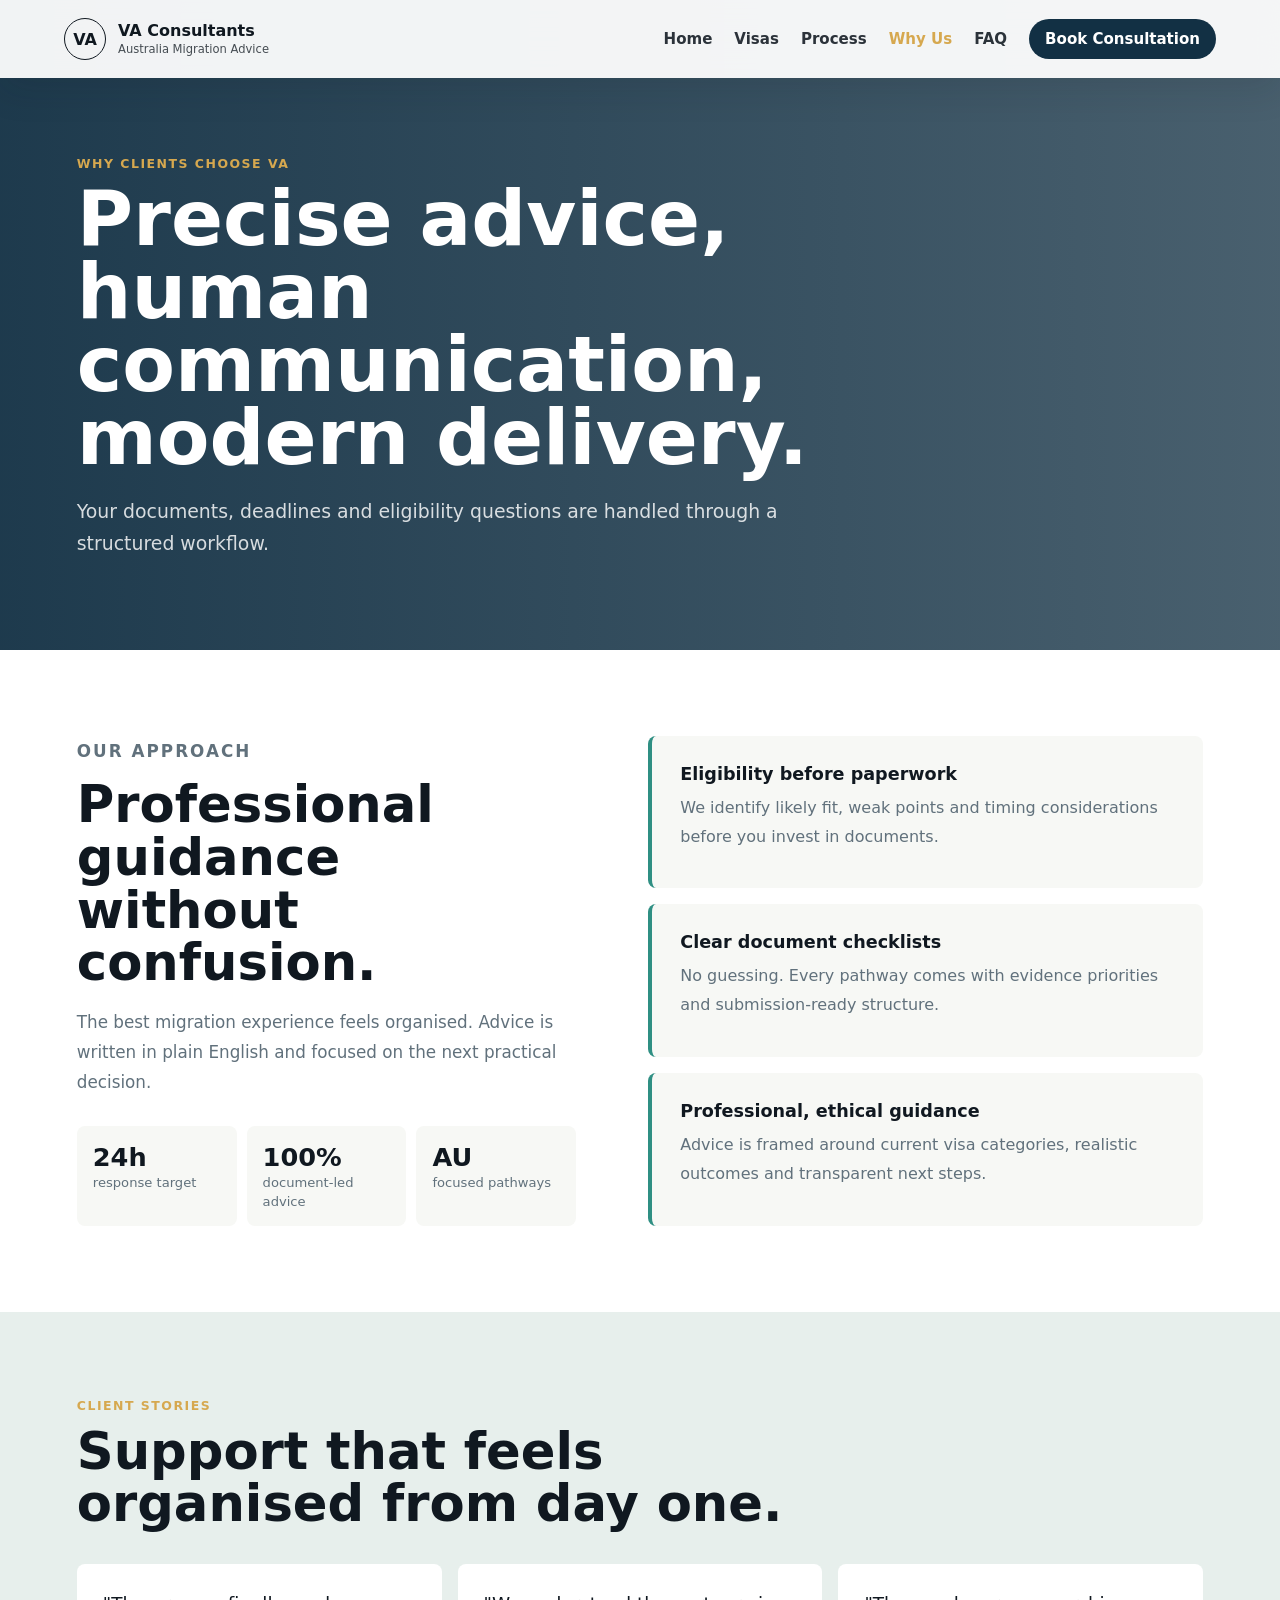
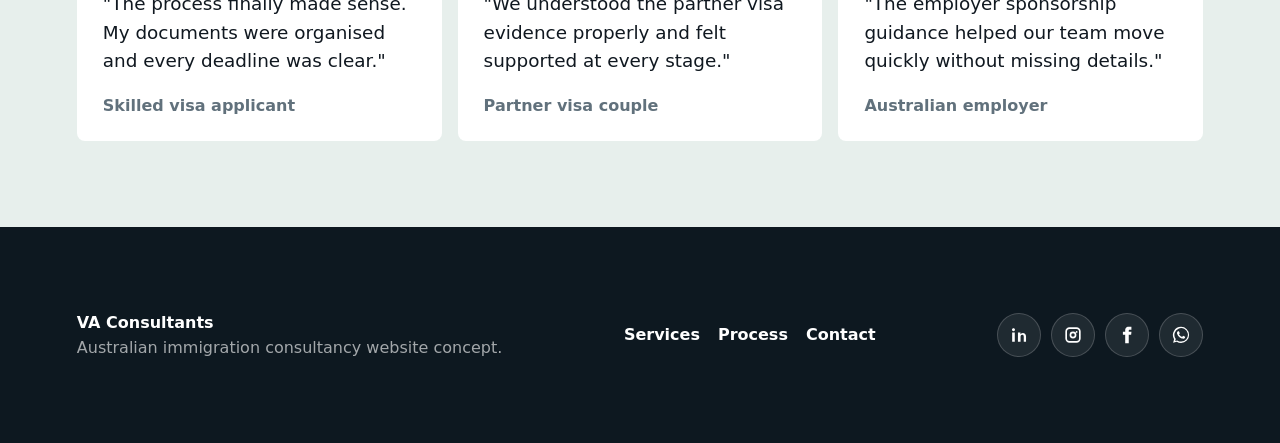
<file: about.html>
<!doctype html>
<html lang="en">
  <head>
    <meta charset="UTF-8" />
    <meta name="viewport" content="width=device-width, initial-scale=1.0" />  
    <title>Why VA Consultants | Australian Migration Advice</title>
    <link rel="stylesheet" href="styles.css" /> 
  </head>
  <body>
    <header class="site-header page-header">
      <a class="brand" href="index.html" aria-label="VA Consultants home">
        <span class="brand-mark">VA</span>
        <span><strong>VA Consultants</strong><small>Australia Migration Advice</small></span>
      </a>
      <button class="nav-toggle" type="button" aria-label="Open menu" aria-expanded="false"><span></span><span></span></button>
      <nav class="site-nav" aria-label="Main navigation">
        <a href="index.html">Home</a>
        <a href="services.html">Visas</a>
        <a href="process.html">Process</a>
        <a href="about.html" aria-current="page">Why Us</a>
        <a href="faq.html">FAQ</a>
        <a class="nav-cta" href="contact.html">Book Consultation</a>
      </nav>
    </header>

    <main>
      <section class="page-hero">
        <p class="eyebrow">Why clients choose VA</p>
        <h1>Precise advice, human communication, modern delivery.</h1>
        <p>Your documents, deadlines and eligibility questions are handled through a structured workflow.</p>
      </section>

      <section class="section split">
        <div class="advisor-panel">
          <p class="eyebrow">Our approach</p>
          <h2>Professional guidance without confusion.</h2>
          <p>The best migration experience feels organised. Advice is written in plain English and focused on the next practical decision.</p>
          <div class="metrics">
            <div><strong>24h</strong><span>response target</span></div>
            <div><strong>100%</strong><span>document-led advice</span></div>
            <div><strong>AU</strong><span>focused pathways</span></div>
          </div>
        </div>
        <div class="trust-list">
          <article><h3>Eligibility before paperwork</h3><p>We identify likely fit, weak points and timing considerations before you invest in documents.</p></article>
          <article><h3>Clear document checklists</h3><p>No guessing. Every pathway comes with evidence priorities and submission-ready structure.</p></article>
          <article><h3>Professional, ethical guidance</h3><p>Advice is framed around current visa categories, realistic outcomes and transparent next steps.</p></article>
        </div>
      </section>

      <section class="testimonials">
        <div class="section-heading"><p class="eyebrow">Client stories</p><h2>Support that feels organised from day one.</h2></div>
        <div class="quote-grid">
          <figure><blockquote>"The process finally made sense. My documents were organised and every deadline was clear."</blockquote><figcaption>Skilled visa applicant</figcaption></figure>
          <figure><blockquote>"We understood the partner visa evidence properly and felt supported at every stage."</blockquote><figcaption>Partner visa couple</figcaption></figure>
          <figure><blockquote>"The employer sponsorship guidance helped our team move quickly without missing details."</blockquote><figcaption>Australian employer</figcaption></figure>
        </div>
      </section>
    </main>

    <footer class="site-footer">
      <div><strong>VA Consultants</strong><p>Australian immigration consultancy website concept.</p></div>
      <div class="footer-links"><a href="services.html">Services</a><a href="process.html">Process</a><a href="contact.html">Contact</a></div>
    </footer>
    <script src="script.js"></script>
  </body>
</html>
</file>
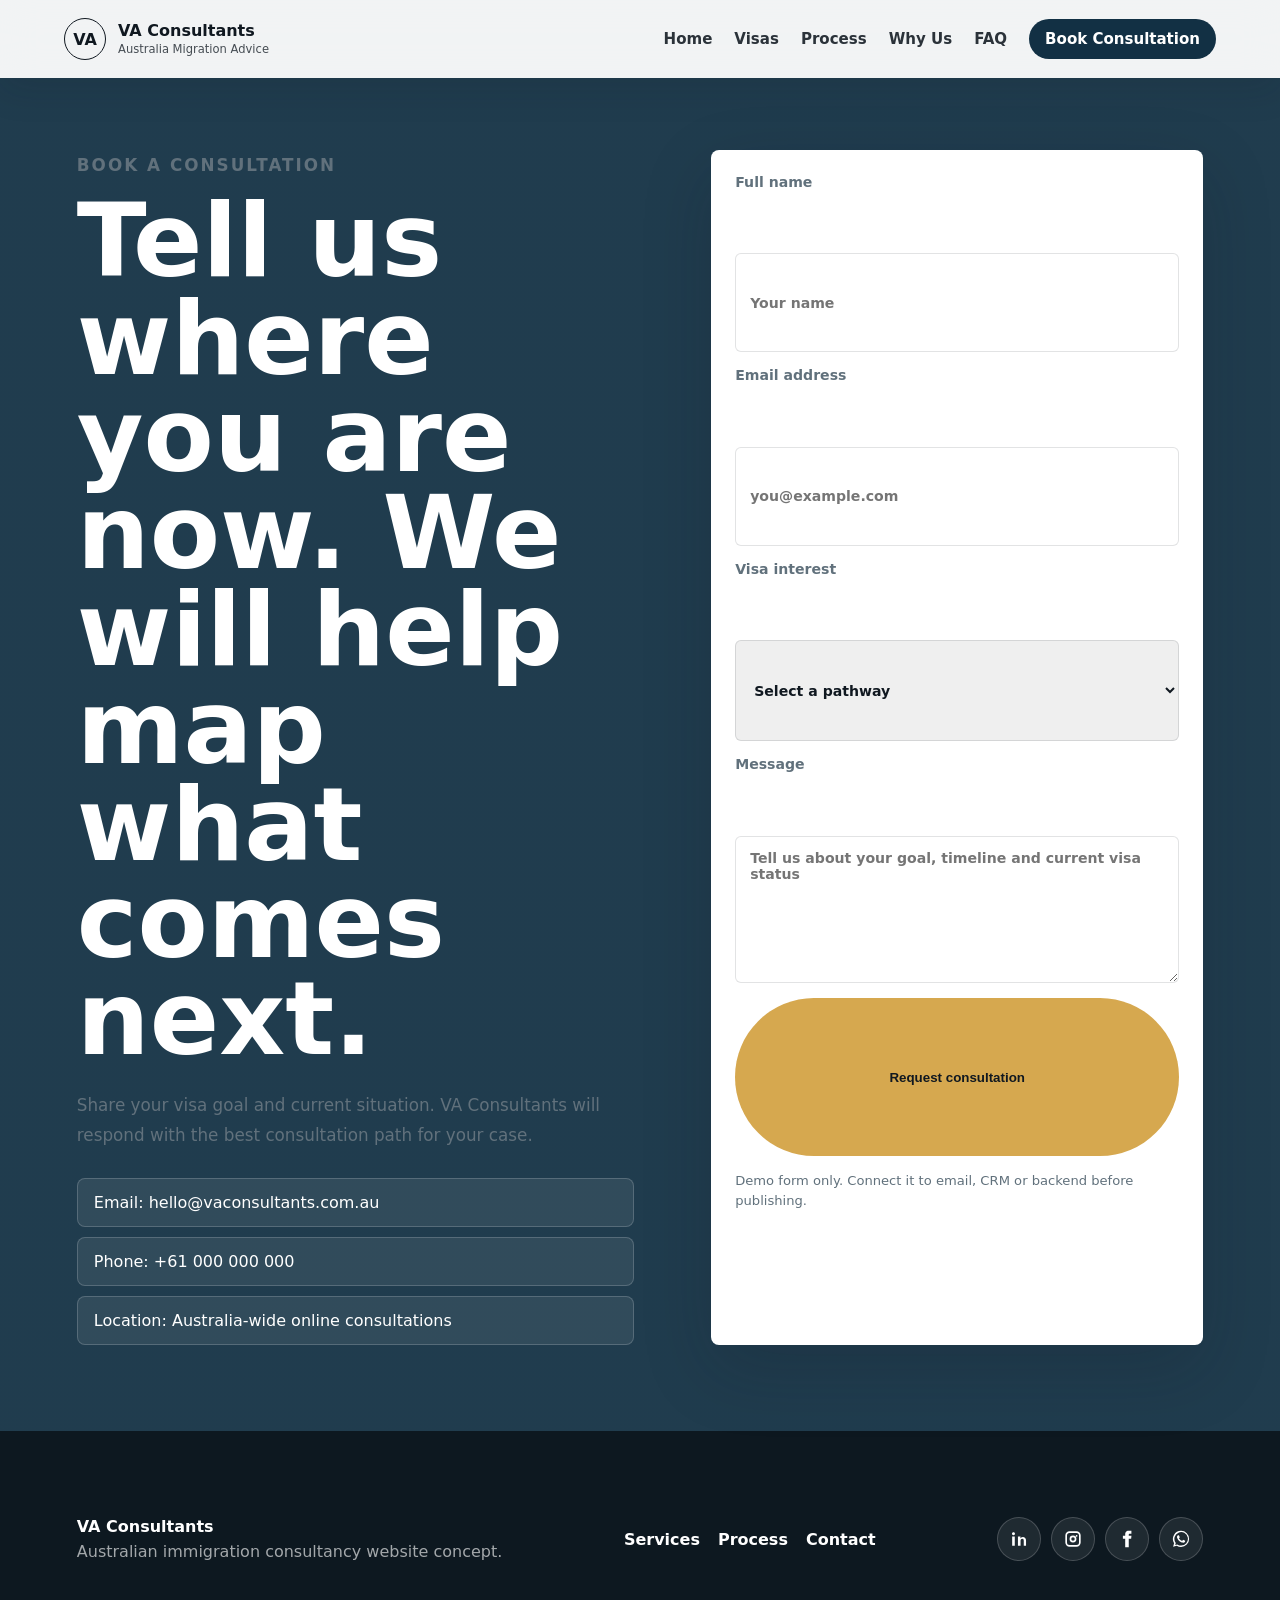
<file: contact.html>
<!doctype html>
<html lang="en">
  <head>
    <meta charset="UTF-8" />
    <meta name="viewport" content="width=device-width, initial-scale=1.0" />
    <title>Book Consultation | VA Consultants</title>
    <link rel="stylesheet" href="styles.css" />
  </head>
  <body>
    <header class="site-header page-header">
      <a class="brand" href="index.html" aria-label="VA Consultants home">
        <span class="brand-mark">VA</span>
        <span><strong>VA Consultants</strong><small>Australia Migration Advice</small></span>
      </a>
      <button class="nav-toggle" type="button" aria-label="Open menu" aria-expanded="false"><span></span><span></span></button>
      <nav class="site-nav" aria-label="Main navigation">
        <a href="index.html">Home</a>
        <a href="services.html">Visas</a>
        <a href="process.html">Process</a>
        <a href="about.html">Why Us</a>
        <a href="faq.html">FAQ</a>
        <a class="nav-cta" href="contact.html" aria-current="page">Book Consultation</a>
      </nav>
    </header>

    <main>
      <section class="consultation page-consultation">
        <div class="consultation-copy">
          <p class="eyebrow">Book a consultation</p>
          <h1>Tell us where you are now. We will help map what comes next.</h1>
          <p>Share your visa goal and current situation. VA Consultants will respond with the best consultation path for your case.</p>
          <div class="contact-details">
            <span>Email: hello@vaconsultants.com.au</span>
            <span>Phone: +61 000 000 000</span>
            <span>Location: Australia-wide online consultations</span>
          </div>
        </div>
        <form class="lead-form">
          <label>Full name<input type="text" name="name" placeholder="Your name" required /></label>
          <label>Email address<input type="email" name="email" placeholder="you@example.com" required /></label>
          <label>
            Visa interest
            <select name="visa" required>
              <option value="">Select a pathway</option>
              <option>Skilled Migration</option>
              <option>Student Visa</option>
              <option>Partner or Family Visa</option>
              <option>Employer Sponsored Visa</option>
              <option>Visitor Visa</option>
              <option>Refusal or Review</option>
            </select>
          </label>
          <label>Message<textarea name="message" rows="4" placeholder="Tell us about your goal, timeline and current visa status"></textarea></label>
          <button class="button primary" type="submit">Request consultation</button>
          <p class="form-note">Demo form only. Connect it to email, CRM or backend before publishing.</p>
        </form>
      </section>
    </main>

    <footer class="site-footer">
      <div><strong>VA Consultants</strong><p>Australian immigration consultancy website concept.</p></div>
      <div class="footer-links"><a href="services.html">Services</a><a href="process.html">Process</a><a href="contact.html">Contact</a></div>
    </footer>
    <script src="script.js"></script>
  </body>
</html>
</file>
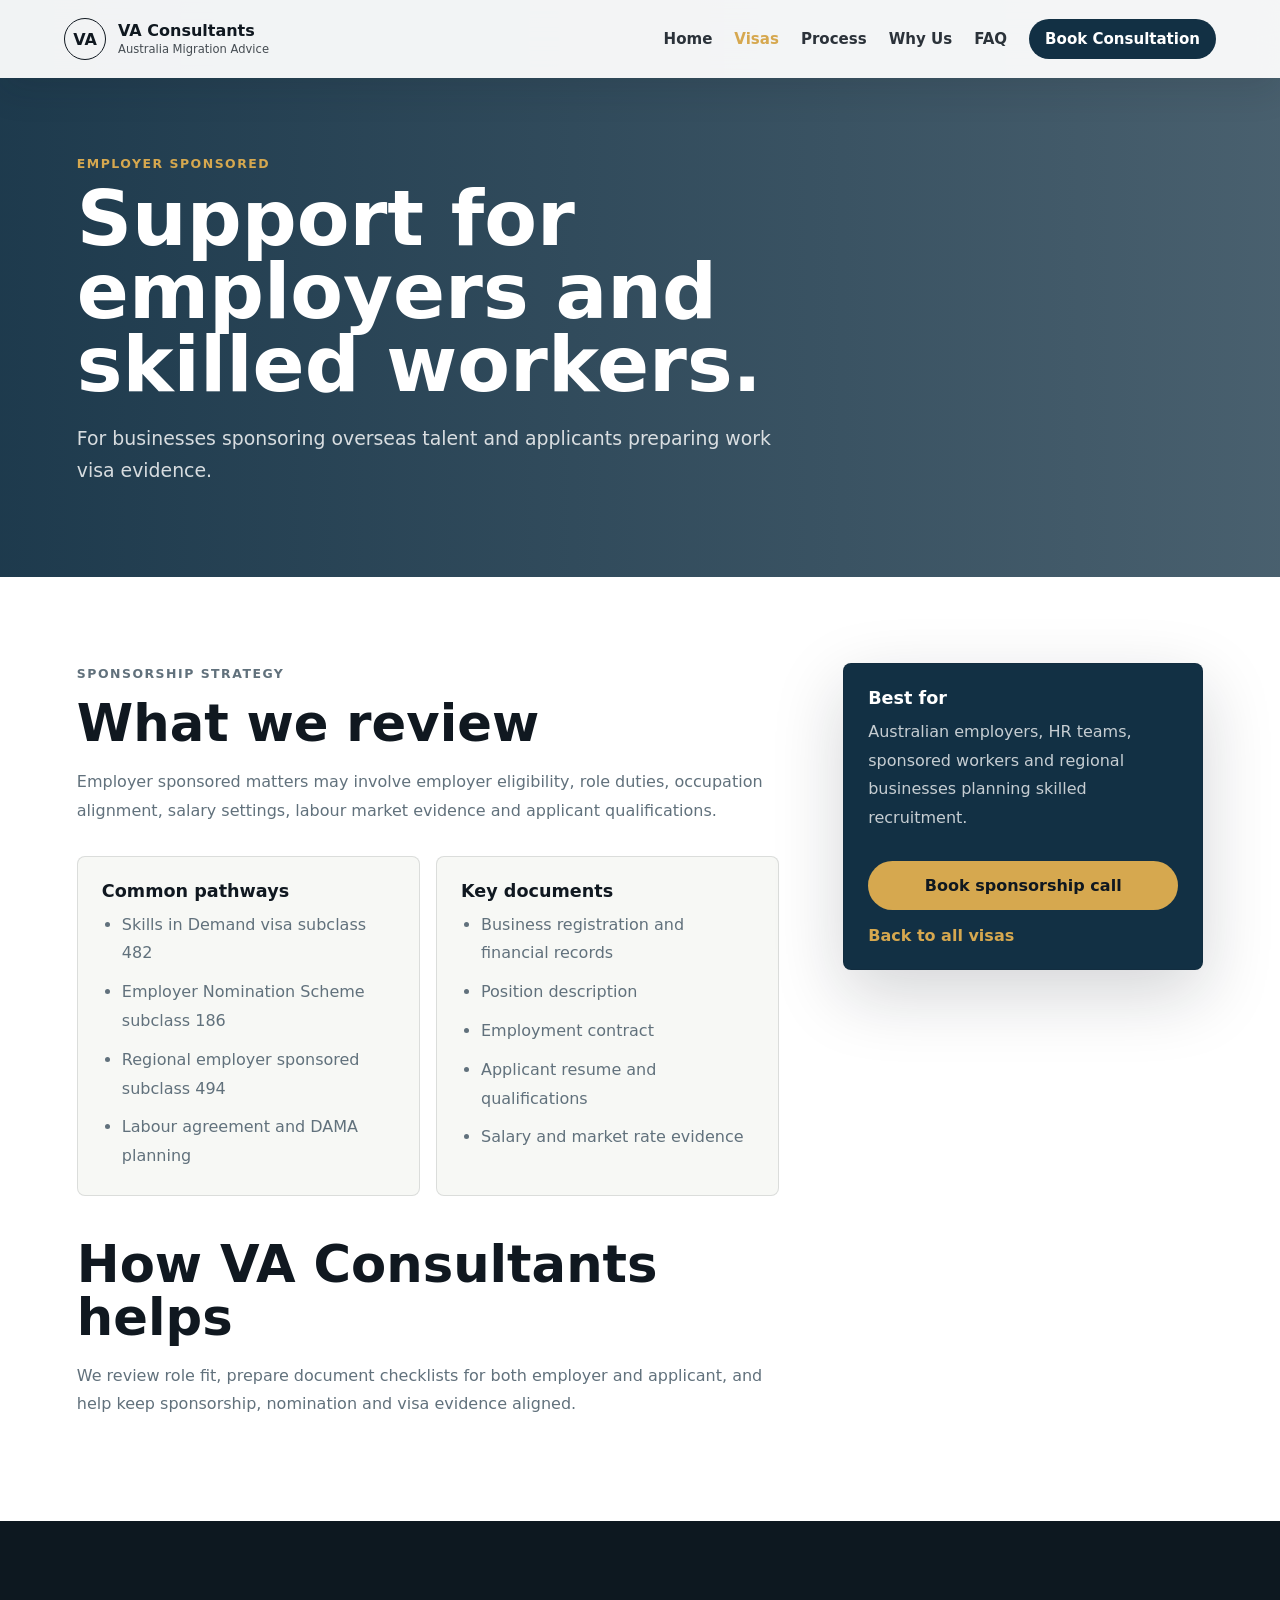
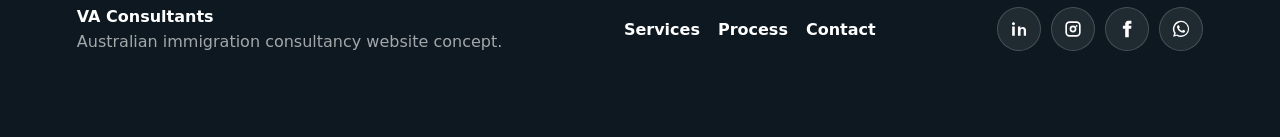
<file: employer-sponsored-visas.html>
<!doctype html>
<html lang="en">
  <head><meta charset="UTF-8" /><meta name="viewport" content="width=device-width, initial-scale=1.0" /><title>Employer Sponsored Visas | VA Consultants</title><link rel="stylesheet" href="styles.css" /></head>
  <body>
    <header class="site-header page-header"><a class="brand" href="index.html"><span class="brand-mark">VA</span><span><strong>VA Consultants</strong><small>Australia Migration Advice</small></span></a><button class="nav-toggle" type="button" aria-label="Open menu" aria-expanded="false"><span></span><span></span></button><nav class="site-nav"><a href="index.html">Home</a><a href="services.html" aria-current="page">Visas</a><a href="process.html">Process</a><a href="about.html">Why Us</a><a href="faq.html">FAQ</a><a class="nav-cta" href="contact.html">Book Consultation</a></nav></header>
    <main>
      <section class="page-hero"><p class="eyebrow">Employer sponsored</p><h1>Support for employers and skilled workers.</h1><p>For businesses sponsoring overseas talent and applicants preparing work visa evidence.</p></section>
      <section class="section detail-layout">
        <article class="detail-main">
          <p class="eyebrow">Sponsorship strategy</p><h2>What we review</h2><p>Employer sponsored matters may involve employer eligibility, role duties, occupation alignment, salary settings, labour market evidence and applicant qualifications.</p>
          <div class="detail-grid"><div><h3>Common pathways</h3><ul><li>Skills in Demand visa subclass 482</li><li>Employer Nomination Scheme subclass 186</li><li>Regional employer sponsored subclass 494</li><li>Labour agreement and DAMA planning</li></ul></div><div><h3>Key documents</h3><ul><li>Business registration and financial records</li><li>Position description</li><li>Employment contract</li><li>Applicant resume and qualifications</li><li>Salary and market rate evidence</li></ul></div></div>
          <h2>How VA Consultants helps</h2><p>We review role fit, prepare document checklists for both employer and applicant, and help keep sponsorship, nomination and visa evidence aligned.</p>
        </article>
        <aside class="detail-side"><h3>Best for</h3><p>Australian employers, HR teams, sponsored workers and regional businesses planning skilled recruitment.</p><a class="button primary" href="contact.html">Book sponsorship call</a><a class="text-link" href="services.html">Back to all visas</a></aside>
      </section>
    </main>
    <footer class="site-footer"><div><strong>VA Consultants</strong><p>Australian immigration consultancy website concept.</p></div><div class="footer-links"><a href="services.html">Services</a><a href="process.html">Process</a><a href="contact.html">Contact</a></div></footer><script src="script.js"></script>
  </body>
</html>
</file>
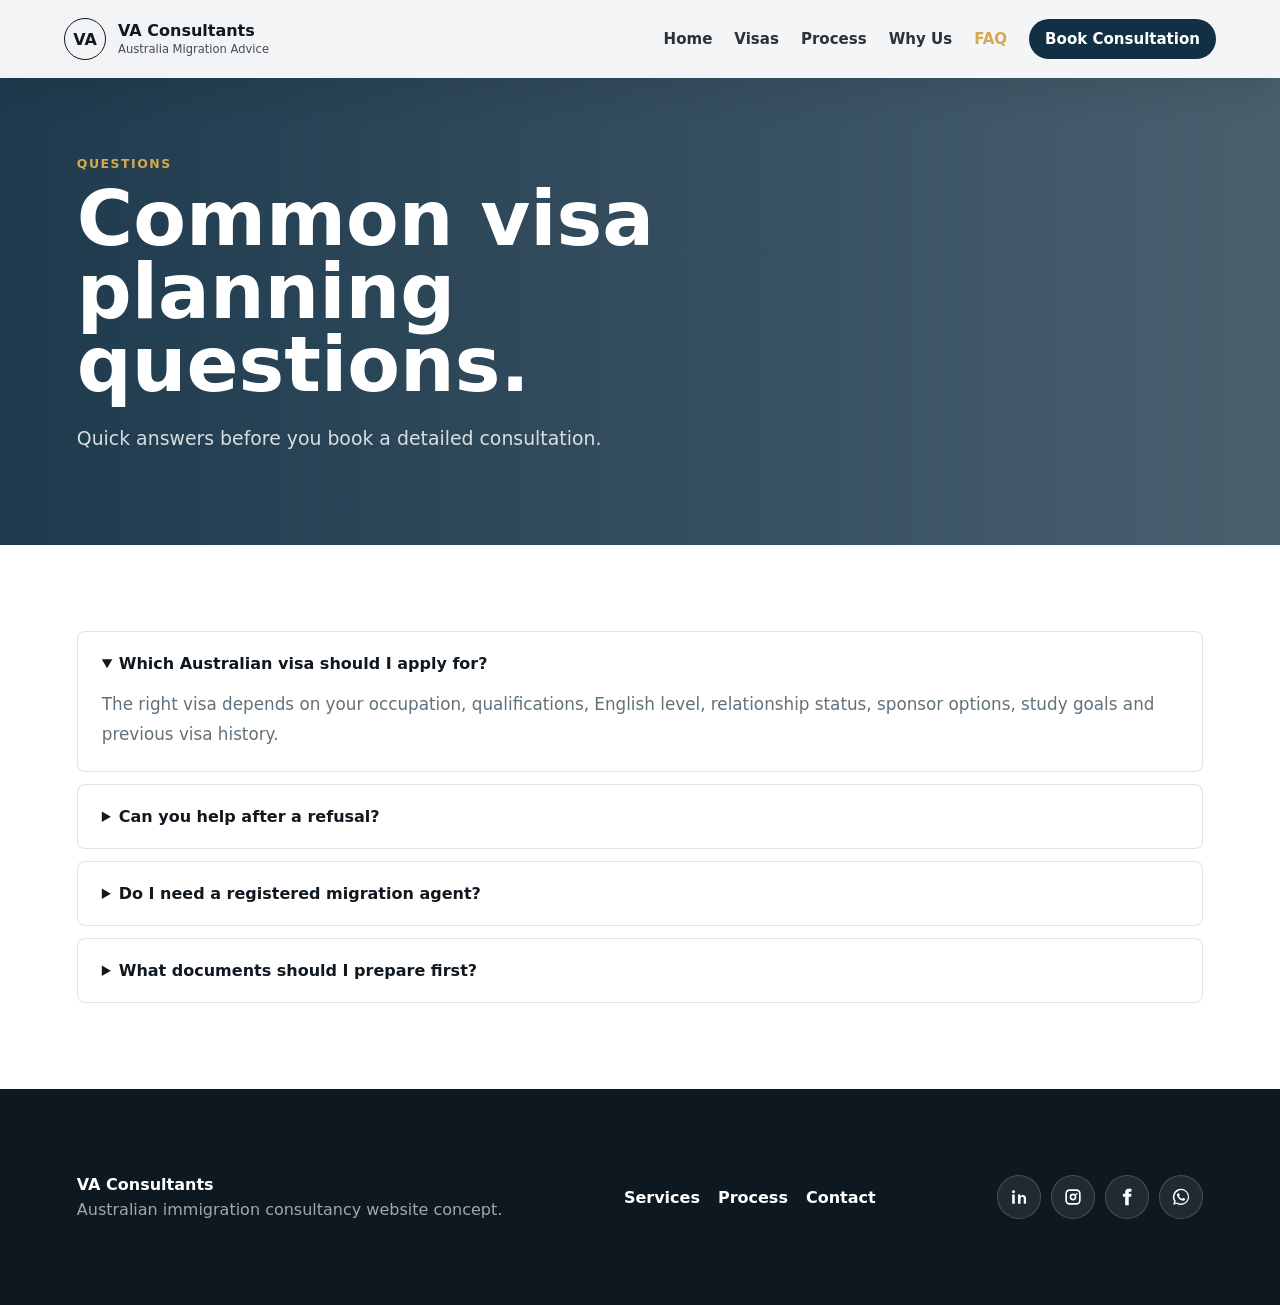
<file: faq.html>
<!doctype html>
<html lang="en">
  <head>
    <meta charset="UTF-8" />
    <meta name="viewport" content="width=device-width, initial-scale=1.0" />
    <title>FAQ | VA Consultants</title>
    <link rel="stylesheet" href="styles.css" />
  </head>
  <body>
    <header class="site-header page-header">
      <a class="brand" href="index.html" aria-label="VA Consultants home">
        <span class="brand-mark">VA</span>
        <span><strong>VA Consultants</strong><small>Australia Migration Advice</small></span>
      </a>
      <button class="nav-toggle" type="button" aria-label="Open menu" aria-expanded="false"><span></span><span></span></button>
      <nav class="site-nav" aria-label="Main navigation">
        <a href="index.html">Home</a>
        <a href="services.html">Visas</a>
        <a href="process.html">Process</a>
        <a href="about.html">Why Us</a>
        <a href="faq.html" aria-current="page">FAQ</a>
        <a class="nav-cta" href="contact.html">Book Consultation</a>
      </nav>
    </header>

    <main>
      <section class="page-hero">
        <p class="eyebrow">Questions</p>
        <h1>Common visa planning questions.</h1>
        <p>Quick answers before you book a detailed consultation.</p>
      </section>

      <section class="section faq">
        <div class="faq-list">
          <details open>
            <summary>Which Australian visa should I apply for?</summary>
            <p>The right visa depends on your occupation, qualifications, English level, relationship status, sponsor options, study goals and previous visa history.</p>
          </details>
          <details>
            <summary>Can you help after a refusal?</summary>
            <p>Yes. A refusal needs careful review of the decision record, deadlines and evidence gaps before choosing a review, fresh application or alternative pathway.</p>
          </details>
          <details>
            <summary>Do I need a registered migration agent?</summary>
            <p>In Australia, immigration assistance is generally provided by registered migration agents or Australian legal practitioners. Add your real registration details here before launch.</p>
          </details>
          <details>
            <summary>What documents should I prepare first?</summary>
            <p>Start with identity documents, visa history, qualifications, employment records, English results and relationship or sponsorship evidence where relevant.</p>
          </details>
        </div>
      </section>
    </main>

    <footer class="site-footer">
      <div><strong>VA Consultants</strong><p>Australian immigration consultancy website concept.</p></div>
      <div class="footer-links"><a href="services.html">Services</a><a href="process.html">Process</a><a href="contact.html">Contact</a></div>
    </footer>
    <script src="script.js"></script>
  </body>
</html>
</file>
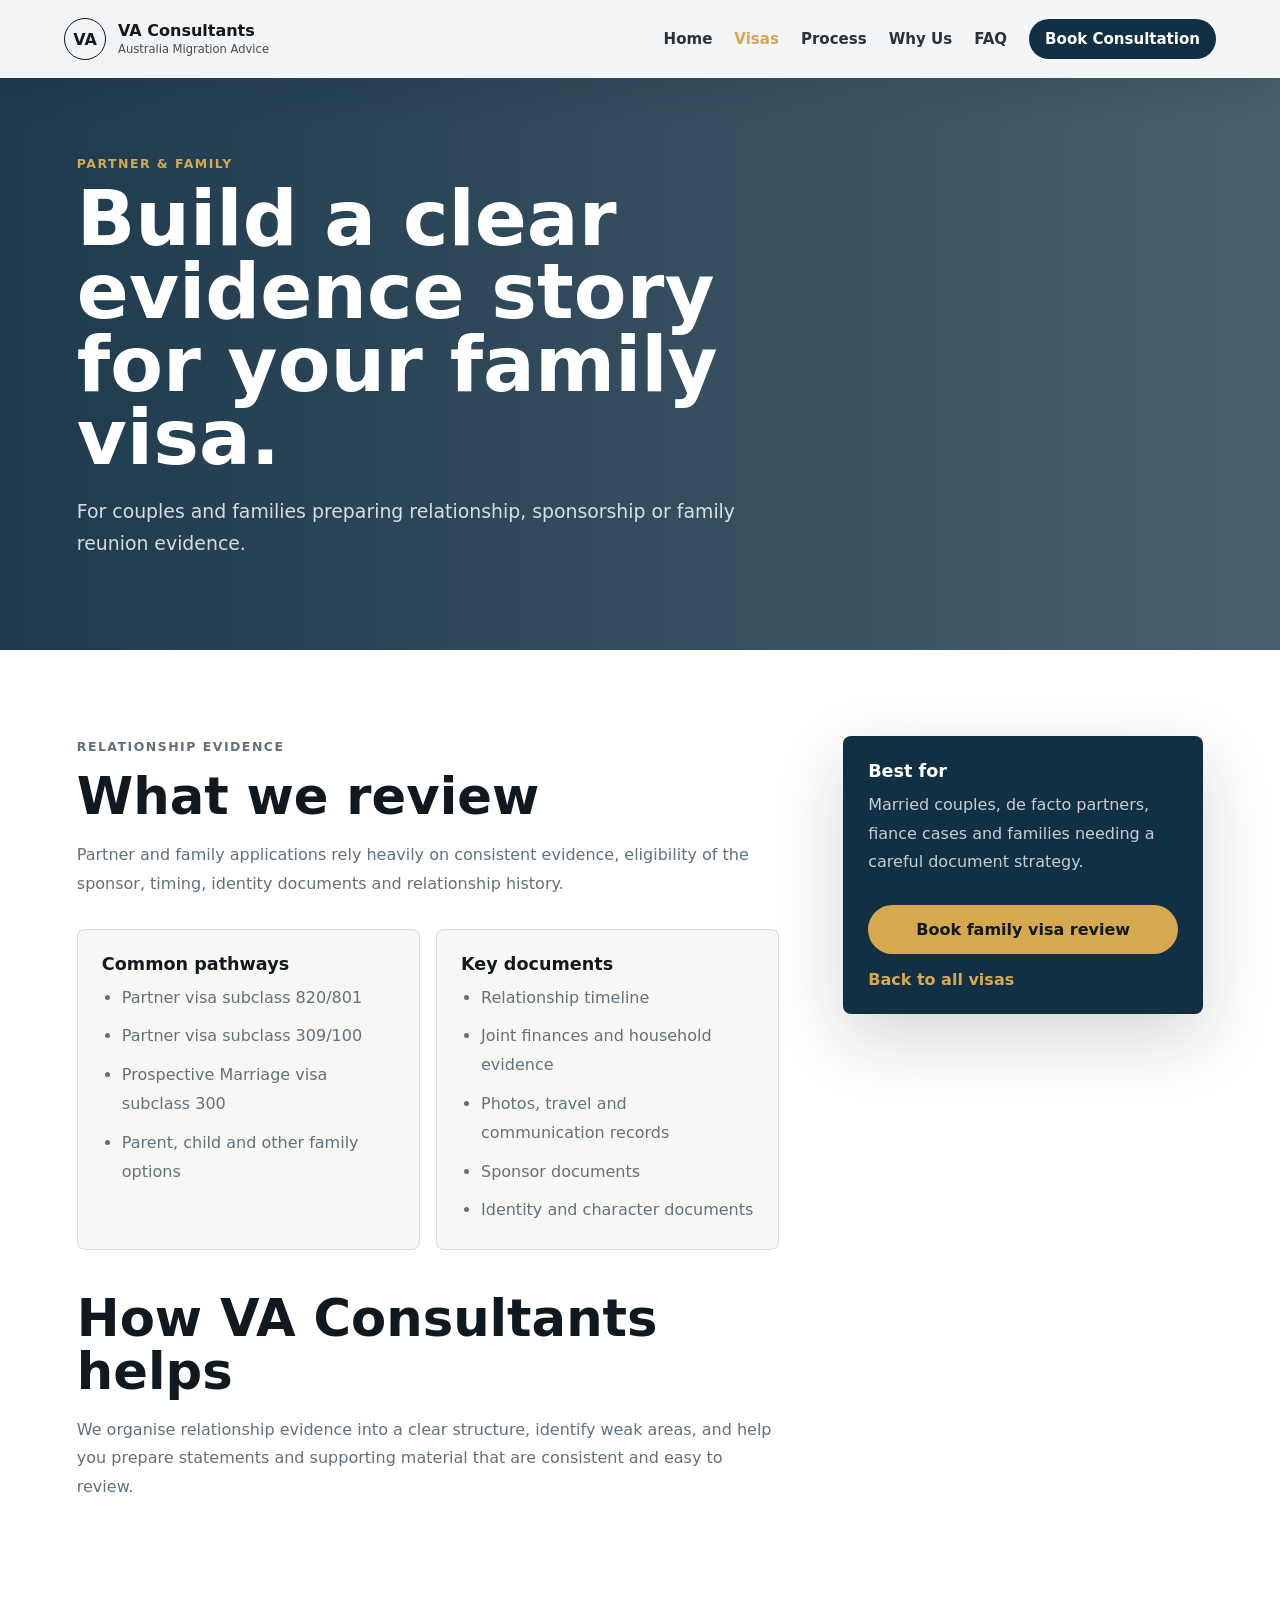
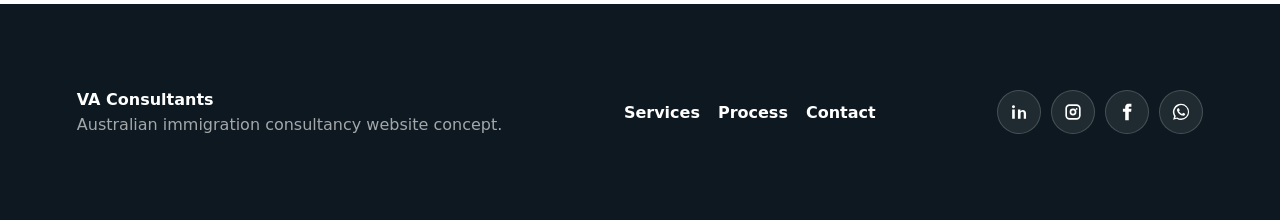
<file: partner-family-visas.html>
<!doctype html>
<html lang="en">
  <head><meta charset="UTF-8" /><meta name="viewport" content="width=device-width, initial-scale=1.0" /><title>Partner & Family Visas | VA Consultants</title><link rel="stylesheet" href="styles.css" /></head>
  <body>
    <header class="site-header page-header"><a class="brand" href="index.html"><span class="brand-mark">VA</span><span><strong>VA Consultants</strong><small>Australia Migration Advice</small></span></a><button class="nav-toggle" type="button" aria-label="Open menu" aria-expanded="false"><span></span><span></span></button><nav class="site-nav"><a href="index.html">Home</a><a href="services.html" aria-current="page">Visas</a><a href="process.html">Process</a><a href="about.html">Why Us</a><a href="faq.html">FAQ</a><a class="nav-cta" href="contact.html">Book Consultation</a></nav></header>
    <main>
      <section class="page-hero"><p class="eyebrow">Partner & family</p><h1>Build a clear evidence story for your family visa.</h1><p>For couples and families preparing relationship, sponsorship or family reunion evidence.</p></section>
      <section class="section detail-layout">
        <article class="detail-main">
          <p class="eyebrow">Relationship evidence</p><h2>What we review</h2><p>Partner and family applications rely heavily on consistent evidence, eligibility of the sponsor, timing, identity documents and relationship history.</p>
          <div class="detail-grid"><div><h3>Common pathways</h3><ul><li>Partner visa subclass 820/801</li><li>Partner visa subclass 309/100</li><li>Prospective Marriage visa subclass 300</li><li>Parent, child and other family options</li></ul></div><div><h3>Key documents</h3><ul><li>Relationship timeline</li><li>Joint finances and household evidence</li><li>Photos, travel and communication records</li><li>Sponsor documents</li><li>Identity and character documents</li></ul></div></div>
          <h2>How VA Consultants helps</h2><p>We organise relationship evidence into a clear structure, identify weak areas, and help you prepare statements and supporting material that are consistent and easy to review.</p>
        </article>
        <aside class="detail-side"><h3>Best for</h3><p>Married couples, de facto partners, fiance cases and families needing a careful document strategy.</p><a class="button primary" href="contact.html">Book family visa review</a><a class="text-link" href="services.html">Back to all visas</a></aside>
      </section>
    </main>
    <footer class="site-footer"><div><strong>VA Consultants</strong><p>Australian immigration consultancy website concept.</p></div><div class="footer-links"><a href="services.html">Services</a><a href="process.html">Process</a><a href="contact.html">Contact</a></div></footer><script src="script.js"></script>
  </body>
</html>
</file>
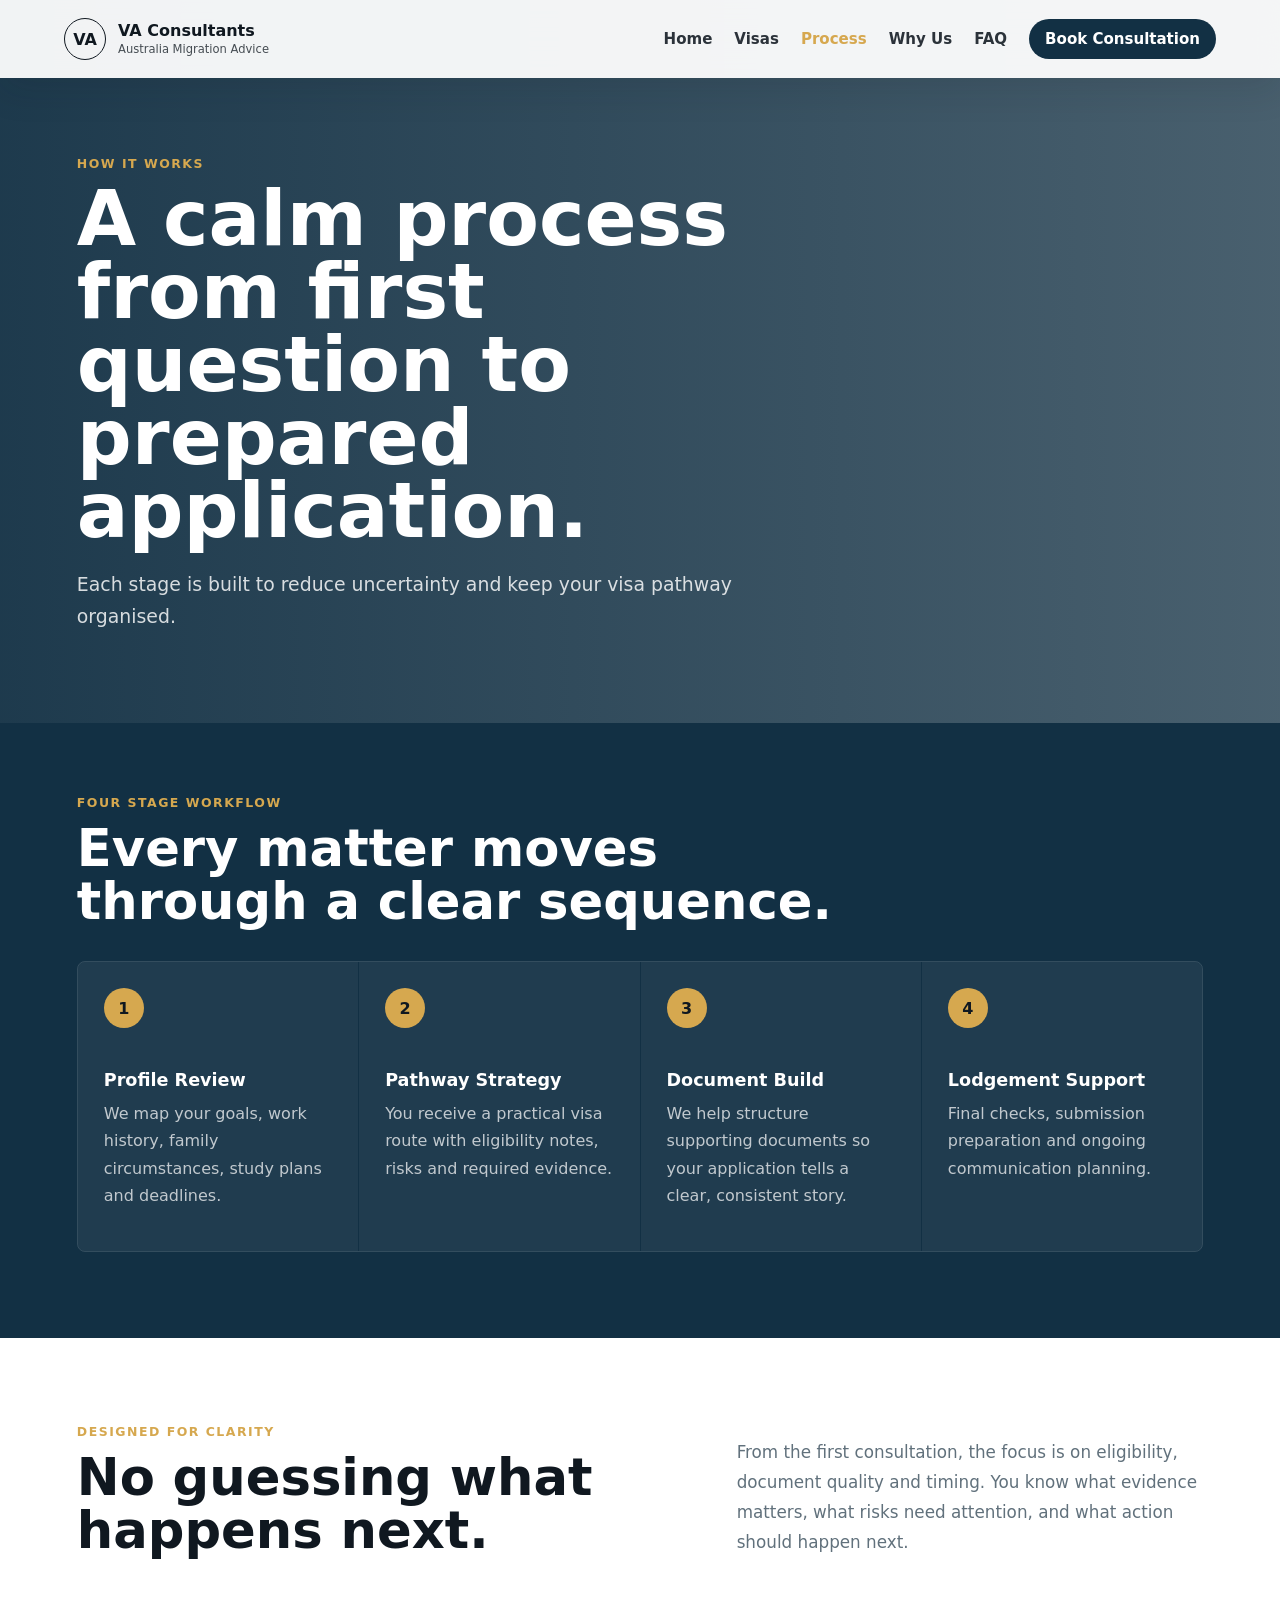
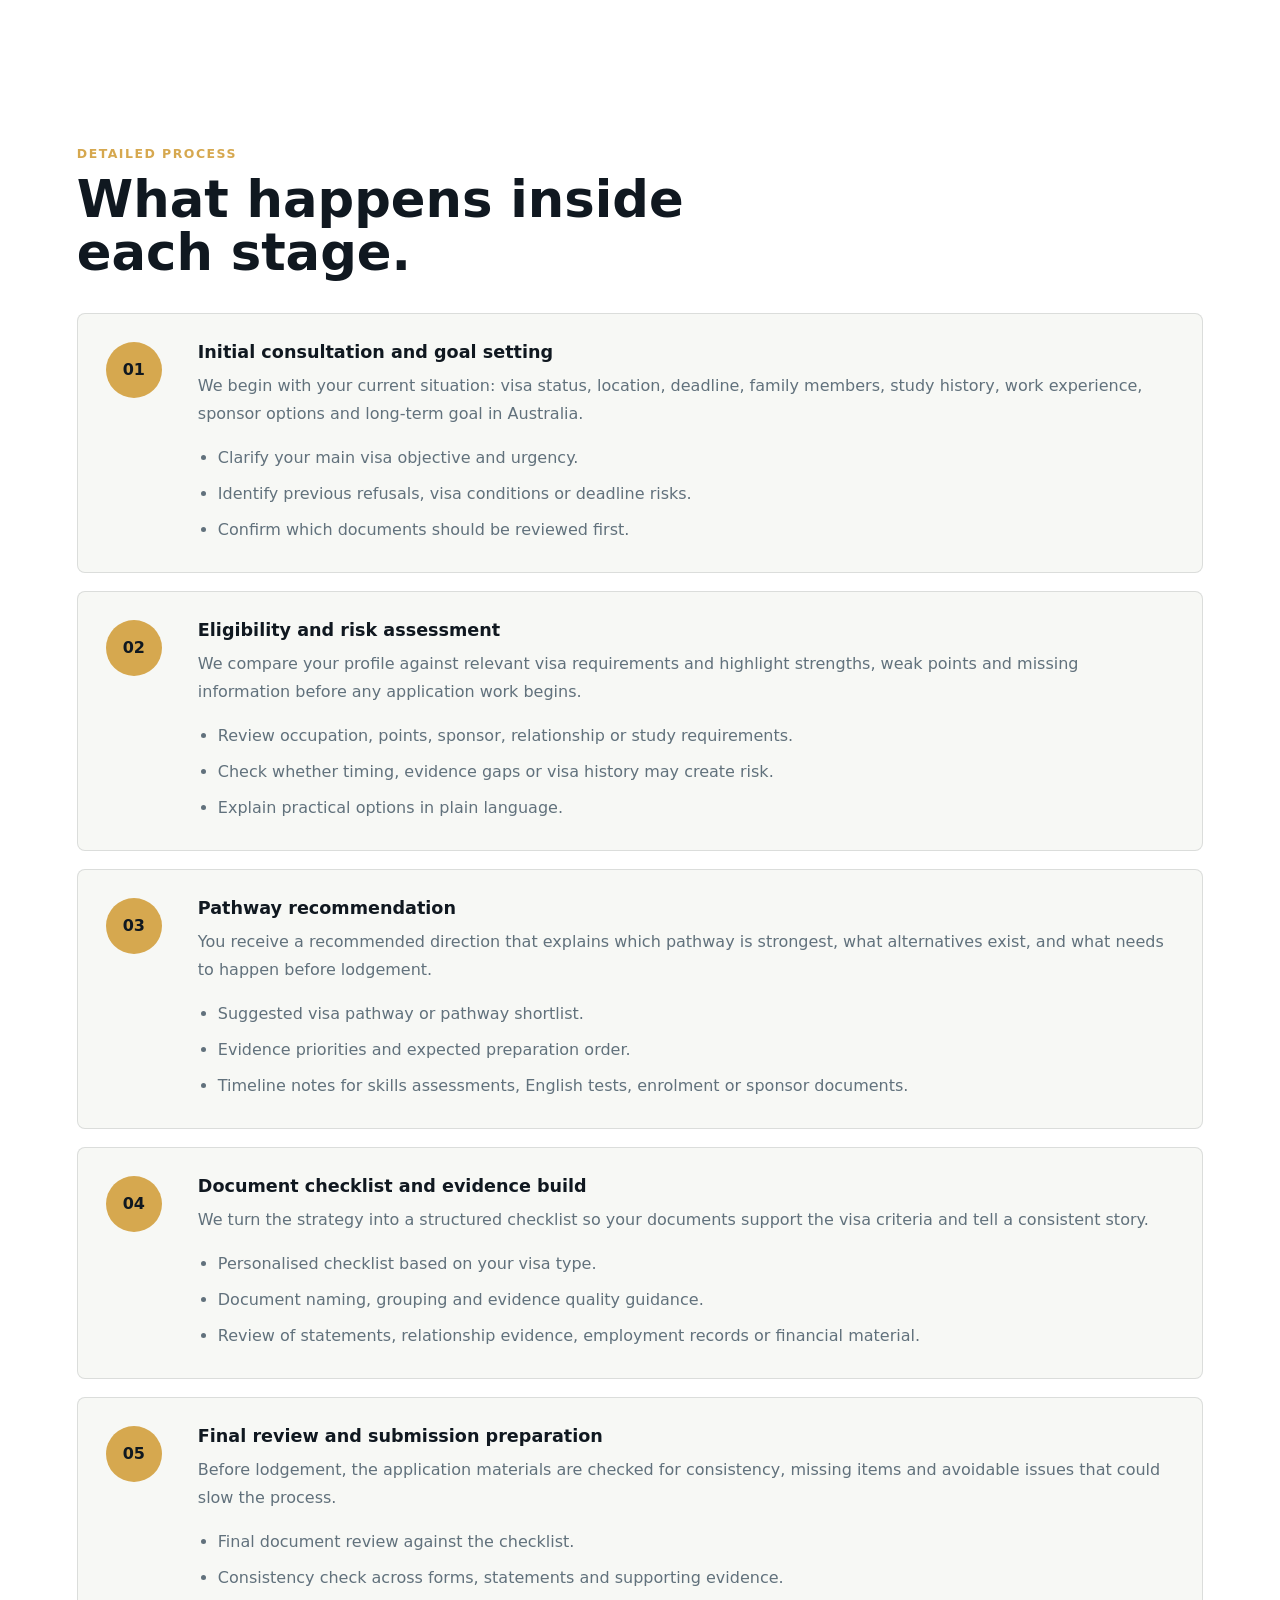
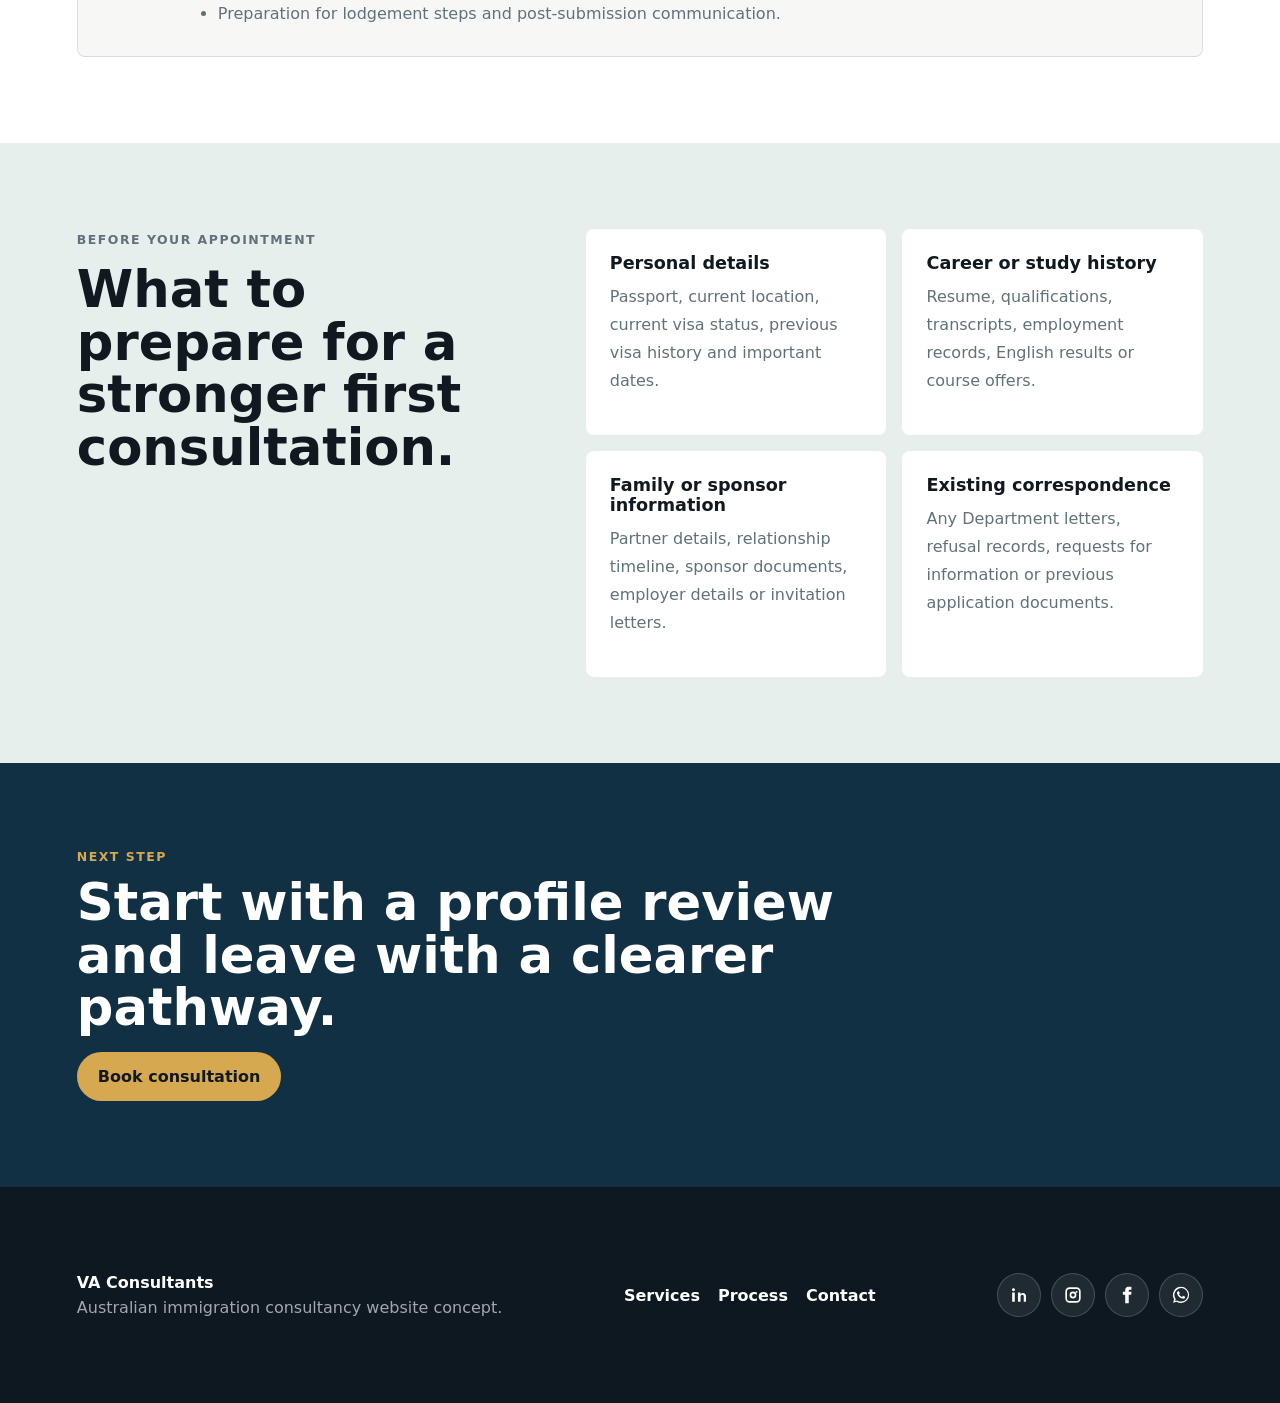
<file: process.html>
<!doctype html>
<html lang="en">
  <head>
    <meta charset="UTF-8" />
    <meta name="viewport" content="width=device-width, initial-scale=1.0" />
    <title>Our Process | VA Consultants</title>
    <link rel="stylesheet" href="styles.css" />
  </head>
  <body>
    <header class="site-header page-header">
      <a class="brand" href="index.html" aria-label="VA Consultants home">
        <span class="brand-mark">VA</span>
        <span><strong>VA Consultants</strong><small>Australia Migration Advice</small></span>
      </a>
      <button class="nav-toggle" type="button" aria-label="Open menu" aria-expanded="false"><span></span><span></span></button>
      <nav class="site-nav" aria-label="Main navigation">
        <a href="index.html">Home</a>
        <a href="services.html">Visas</a>
        <a href="process.html" aria-current="page">Process</a>
        <a href="about.html">Why Us</a>
        <a href="faq.html">FAQ</a>
        <a class="nav-cta" href="contact.html">Book Consultation</a>
      </nav>
    </header>

    <main>
      <section class="page-hero">
        <p class="eyebrow">How it works</p>
        <h1>A calm process from first question to prepared application.</h1>
        <p>Each stage is built to reduce uncertainty and keep your visa pathway organised.</p>
      </section>

      <section class="process-band standalone">
        <div class="section-heading">
          <p class="eyebrow">Four stage workflow</p>
          <h2>Every matter moves through a clear sequence.</h2>
        </div>
        <div class="steps">
          <article><span>1</span><h3>Profile Review</h3><p>We map your goals, work history, family circumstances, study plans and deadlines.</p></article>
          <article><span>2</span><h3>Pathway Strategy</h3><p>You receive a practical visa route with eligibility notes, risks and required evidence.</p></article>
          <article><span>3</span><h3>Document Build</h3><p>We help structure supporting documents so your application tells a clear, consistent story.</p></article>
          <article><span>4</span><h3>Lodgement Support</h3><p>Final checks, submission preparation and ongoing communication planning.</p></article>
        </div>
      </section>

      <section class="section intro">
        <div><p class="eyebrow">Designed for clarity</p><h2>No guessing what happens next.</h2></div>
        <p>From the first consultation, the focus is on eligibility, document quality and timing. You know what evidence matters, what risks need attention, and what action should happen next.</p>
      </section>

      <section class="section process-detail">
        <div class="section-heading">
          <p class="eyebrow">Detailed process</p>
          <h2>What happens inside each stage.</h2>
        </div>

        <div class="process-list">
          <article>
            <div class="process-number">01</div>
            <div>
              <h3>Initial consultation and goal setting</h3>
              <p>
                We begin with your current situation: visa status, location, deadline, family members, study history,
                work experience, sponsor options and long-term goal in Australia.
              </p>
              <ul>
                <li>Clarify your main visa objective and urgency.</li>
                <li>Identify previous refusals, visa conditions or deadline risks.</li>
                <li>Confirm which documents should be reviewed first.</li>
              </ul>
            </div>
          </article>

          <article>
            <div class="process-number">02</div>
            <div>
              <h3>Eligibility and risk assessment</h3>
              <p>
                We compare your profile against relevant visa requirements and highlight strengths, weak points and
                missing information before any application work begins.
              </p>
              <ul>
                <li>Review occupation, points, sponsor, relationship or study requirements.</li>
                <li>Check whether timing, evidence gaps or visa history may create risk.</li>
                <li>Explain practical options in plain language.</li>
              </ul>
            </div>
          </article>

          <article>
            <div class="process-number">03</div>
            <div>
              <h3>Pathway recommendation</h3>
              <p>
                You receive a recommended direction that explains which pathway is strongest, what alternatives exist,
                and what needs to happen before lodgement.
              </p>
              <ul>
                <li>Suggested visa pathway or pathway shortlist.</li>
                <li>Evidence priorities and expected preparation order.</li>
                <li>Timeline notes for skills assessments, English tests, enrolment or sponsor documents.</li>
              </ul>
            </div>
          </article>

          <article>
            <div class="process-number">04</div>
            <div>
              <h3>Document checklist and evidence build</h3>
              <p>
                We turn the strategy into a structured checklist so your documents support the visa criteria and tell a
                consistent story.
              </p>
              <ul>
                <li>Personalised checklist based on your visa type.</li>
                <li>Document naming, grouping and evidence quality guidance.</li>
                <li>Review of statements, relationship evidence, employment records or financial material.</li>
              </ul>
            </div>
          </article>

          <article>
            <div class="process-number">05</div>
            <div>
              <h3>Final review and submission preparation</h3>
              <p>
                Before lodgement, the application materials are checked for consistency, missing items and avoidable
                issues that could slow the process.
              </p>
              <ul>
                <li>Final document review against the checklist.</li>
                <li>Consistency check across forms, statements and supporting evidence.</li>
                <li>Preparation for lodgement steps and post-submission communication.</li>
              </ul>
            </div>
          </article>
        </div>
      </section>

      <section class="section preparation">
        <div>
          <p class="eyebrow">Before your appointment</p>
          <h2>What to prepare for a stronger first consultation.</h2>
        </div>
        <div class="prep-grid">
          <article>
            <h3>Personal details</h3>
            <p>Passport, current location, current visa status, previous visa history and important dates.</p>
          </article>
          <article>
            <h3>Career or study history</h3>
            <p>Resume, qualifications, transcripts, employment records, English results or course offers.</p>
          </article>
          <article>
            <h3>Family or sponsor information</h3>
            <p>Partner details, relationship timeline, sponsor documents, employer details or invitation letters.</p>
          </article>
          <article>
            <h3>Existing correspondence</h3>
            <p>Any Department letters, refusal records, requests for information or previous application documents.</p>
          </article>
        </div>
      </section>

      <section class="cta-band">
        <p class="eyebrow">Next step</p>
        <h2>Start with a profile review and leave with a clearer pathway.</h2>
        <a class="button primary" href="contact.html">Book consultation</a>
      </section>
    </main>

    <footer class="site-footer">
      <div><strong>VA Consultants</strong><p>Australian immigration consultancy website concept.</p></div>
      <div class="footer-links"><a href="services.html">Services</a><a href="process.html">Process</a><a href="contact.html">Contact</a></div>
    </footer>
    <script src="script.js"></script>
  </body>
</html>
</file>
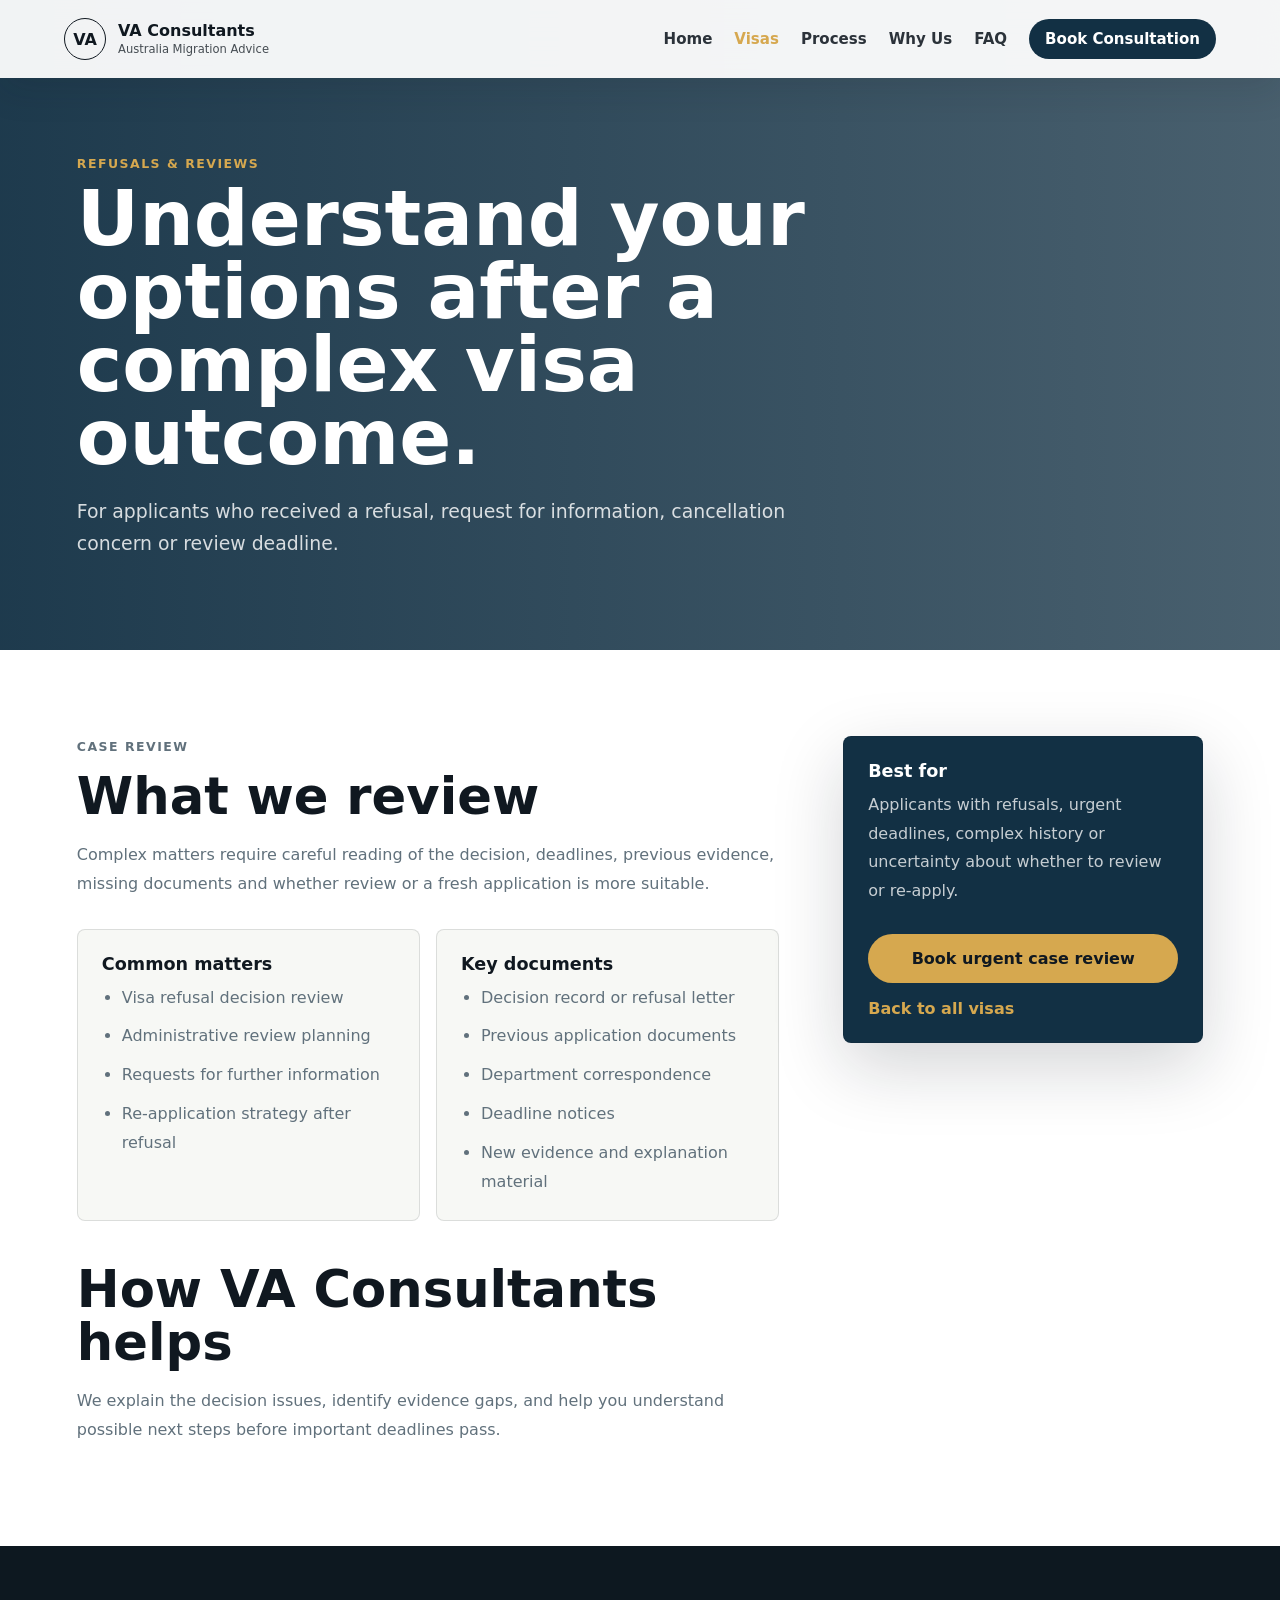
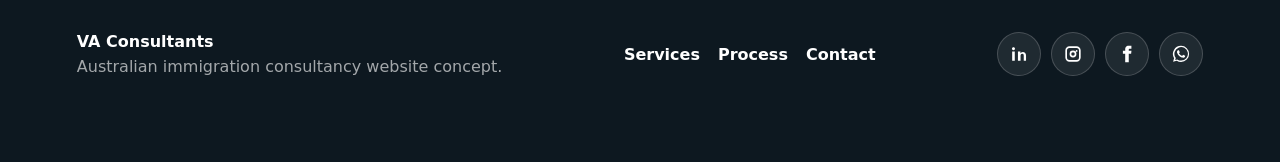
<file: refusals-reviews.html>
<!doctype html>
<html lang="en">
  <head><meta charset="UTF-8" /><meta name="viewport" content="width=device-width, initial-scale=1.0" /><title>Refusals & Reviews | VA Consultants</title><link rel="stylesheet" href="styles.css" /></head>
  <body>
    <header class="site-header page-header"><a class="brand" href="index.html"><span class="brand-mark">VA</span><span><strong>VA Consultants</strong><small>Australia Migration Advice</small></span></a><button class="nav-toggle" type="button" aria-label="Open menu" aria-expanded="false"><span></span><span></span></button><nav class="site-nav"><a href="index.html">Home</a><a href="services.html" aria-current="page">Visas</a><a href="process.html">Process</a><a href="about.html">Why Us</a><a href="faq.html">FAQ</a><a class="nav-cta" href="contact.html">Book Consultation</a></nav></header>
    <main>
      <section class="page-hero"><p class="eyebrow">Refusals & reviews</p><h1>Understand your options after a complex visa outcome.</h1><p>For applicants who received a refusal, request for information, cancellation concern or review deadline.</p></section>
      <section class="section detail-layout">
        <article class="detail-main">
          <p class="eyebrow">Case review</p><h2>What we review</h2><p>Complex matters require careful reading of the decision, deadlines, previous evidence, missing documents and whether review or a fresh application is more suitable.</p>
          <div class="detail-grid"><div><h3>Common matters</h3><ul><li>Visa refusal decision review</li><li>Administrative review planning</li><li>Requests for further information</li><li>Re-application strategy after refusal</li></ul></div><div><h3>Key documents</h3><ul><li>Decision record or refusal letter</li><li>Previous application documents</li><li>Department correspondence</li><li>Deadline notices</li><li>New evidence and explanation material</li></ul></div></div>
          <h2>How VA Consultants helps</h2><p>We explain the decision issues, identify evidence gaps, and help you understand possible next steps before important deadlines pass.</p>
        </article>
        <aside class="detail-side"><h3>Best for</h3><p>Applicants with refusals, urgent deadlines, complex history or uncertainty about whether to review or re-apply.</p><a class="button primary" href="contact.html">Book urgent case review</a><a class="text-link" href="services.html">Back to all visas</a></aside>
      </section>
    </main>
    <footer class="site-footer"><div><strong>VA Consultants</strong><p>Australian immigration consultancy website concept.</p></div><div class="footer-links"><a href="services.html">Services</a><a href="process.html">Process</a><a href="contact.html">Contact</a></div></footer><script src="script.js"></script>
  </body>
</html>
</file>
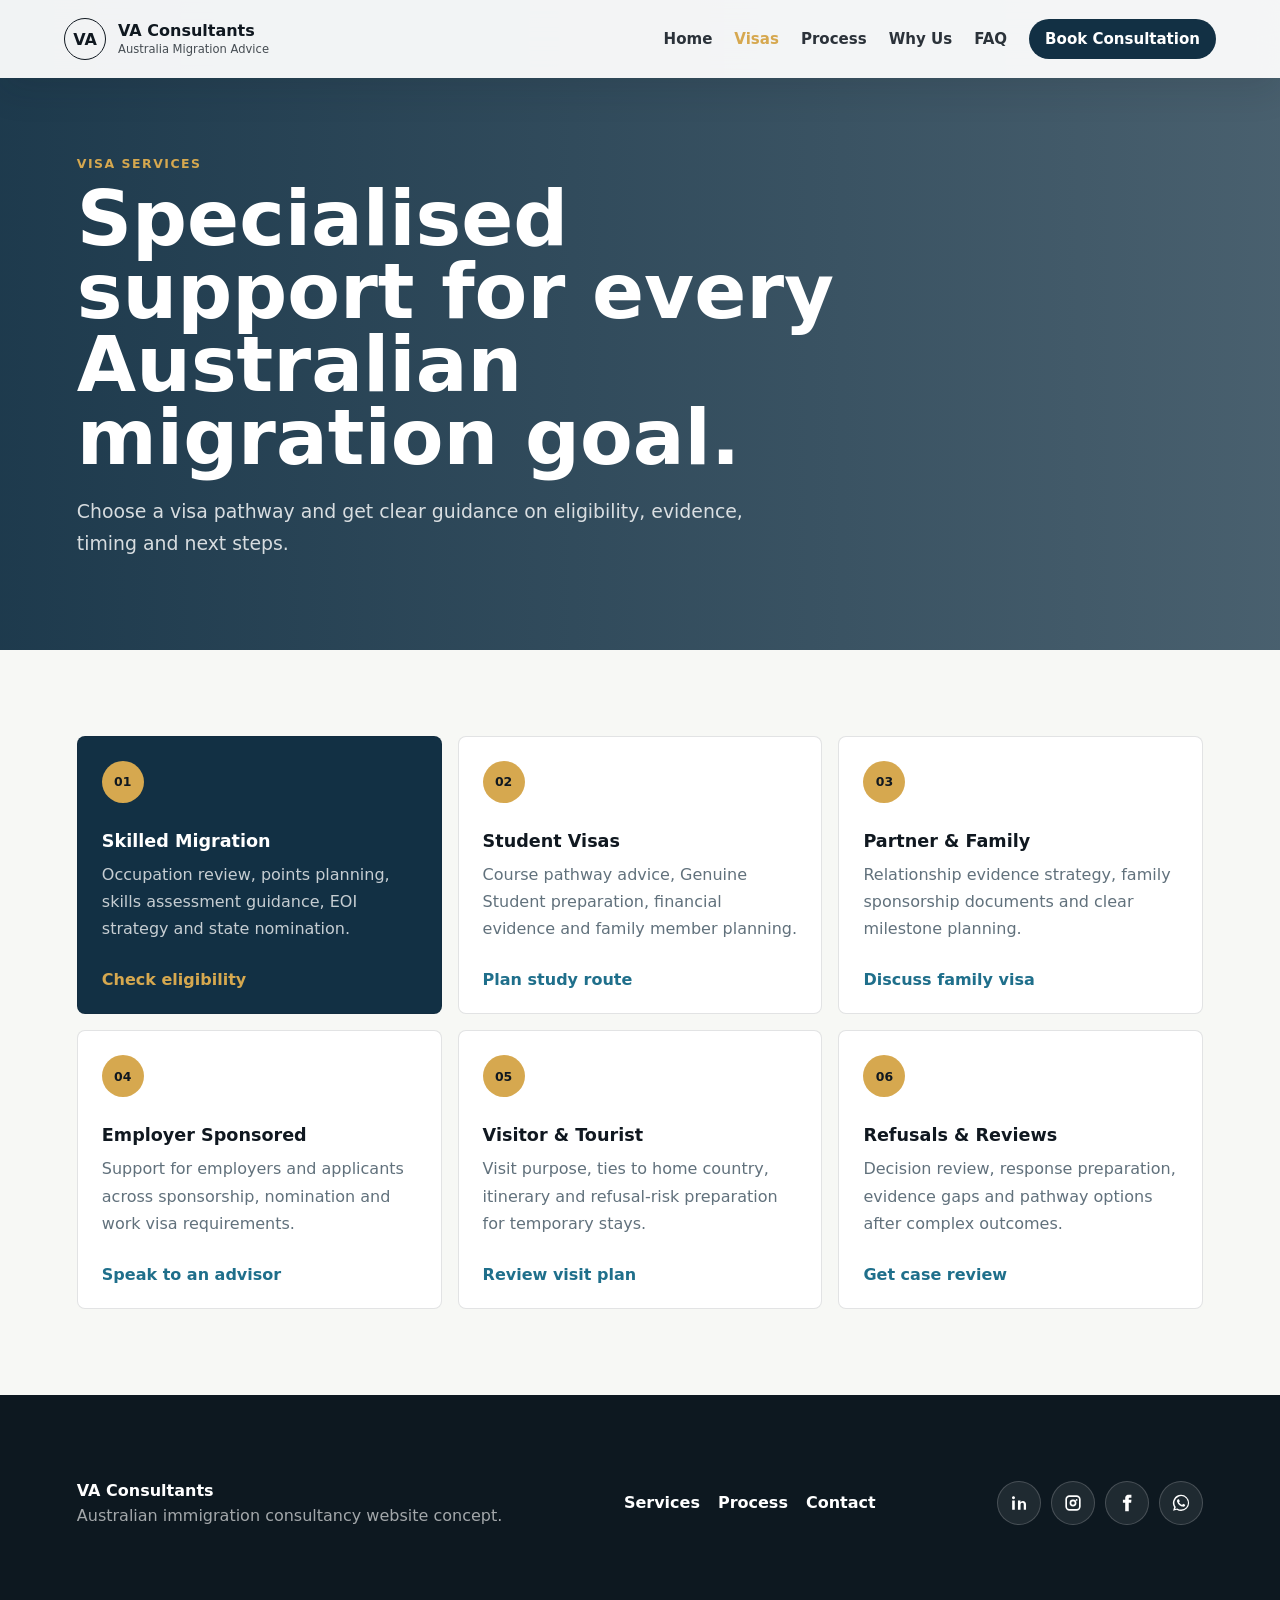
<file: services.html>
<!doctype html>
<html lang="en">
  <head>
    <meta charset="UTF-8" />
    <meta name="viewport" content="width=device-width, initial-scale=1.0" />
    <title>Visa Services | VA Consultants</title>
    <link rel="stylesheet" href="styles.css" />
  </head>
  <body>
    <header class="site-header page-header">
      <a class="brand" href="index.html" aria-label="VA Consultants home">
        <span class="brand-mark">VA</span>
        <span><strong>VA Consultants</strong><small>Australia Migration Advice</small></span>
      </a>
      <button class="nav-toggle" type="button" aria-label="Open menu" aria-expanded="false"><span></span><span></span></button>
      <nav class="site-nav" aria-label="Main navigation">
        <a href="index.html">Home</a>
        <a href="services.html" aria-current="page">Visas</a>
        <a href="process.html">Process</a>
        <a href="about.html">Why Us</a>
        <a href="faq.html">FAQ</a>
        <a class="nav-cta" href="contact.html">Book Consultation</a>
      </nav>
    </header>

    <main>
      <section class="page-hero">
        <p class="eyebrow">Visa services</p>
        <h1>Specialised support for every Australian migration goal.</h1>
        <p>Choose a visa pathway and get clear guidance on eligibility, evidence, timing and next steps.</p>
      </section>

      <section class="section services">
        <div class="service-grid">
          <article class="service-card featured">
            <span class="icon">01</span>
            <h3>Skilled Migration</h3>
            <p>Occupation review, points planning, skills assessment guidance, EOI strategy and state nomination.</p>
            <a href="skilled-migration.html">Check eligibility</a>
          </article>
          <article class="service-card">
            <span class="icon">02</span>
            <h3>Student Visas</h3>
            <p>Course pathway advice, Genuine Student preparation, financial evidence and family member planning.</p>
            <a href="student-visas.html">Plan study route</a>
          </article>
          <article class="service-card">
            <span class="icon">03</span>
            <h3>Partner & Family</h3>
            <p>Relationship evidence strategy, family sponsorship documents and clear milestone planning.</p>
            <a href="partner-family-visas.html">Discuss family visa</a>
          </article>
          <article class="service-card">
            <span class="icon">04</span>
            <h3>Employer Sponsored</h3>
            <p>Support for employers and applicants across sponsorship, nomination and work visa requirements.</p>
            <a href="employer-sponsored-visas.html">Speak to an advisor</a>
          </article>
          <article class="service-card">
            <span class="icon">05</span>
            <h3>Visitor & Tourist</h3>
            <p>Visit purpose, ties to home country, itinerary and refusal-risk preparation for temporary stays.</p>
            <a href="visitor-visas.html">Review visit plan</a>
          </article>
          <article class="service-card">
            <span class="icon">06</span>
            <h3>Refusals & Reviews</h3>
            <p>Decision review, response preparation, evidence gaps and pathway options after complex outcomes.</p>
            <a href="refusals-reviews.html">Get case review</a>
          </article>
        </div>
      </section>
    </main>

    <footer class="site-footer">
      <div><strong>VA Consultants</strong><p>Australian immigration consultancy website concept.</p></div>
      <div class="footer-links"><a href="services.html">Services</a><a href="process.html">Process</a><a href="contact.html">Contact</a></div>
    </footer>
    <script src="script.js"></script>
  </body>
</html>
</file>
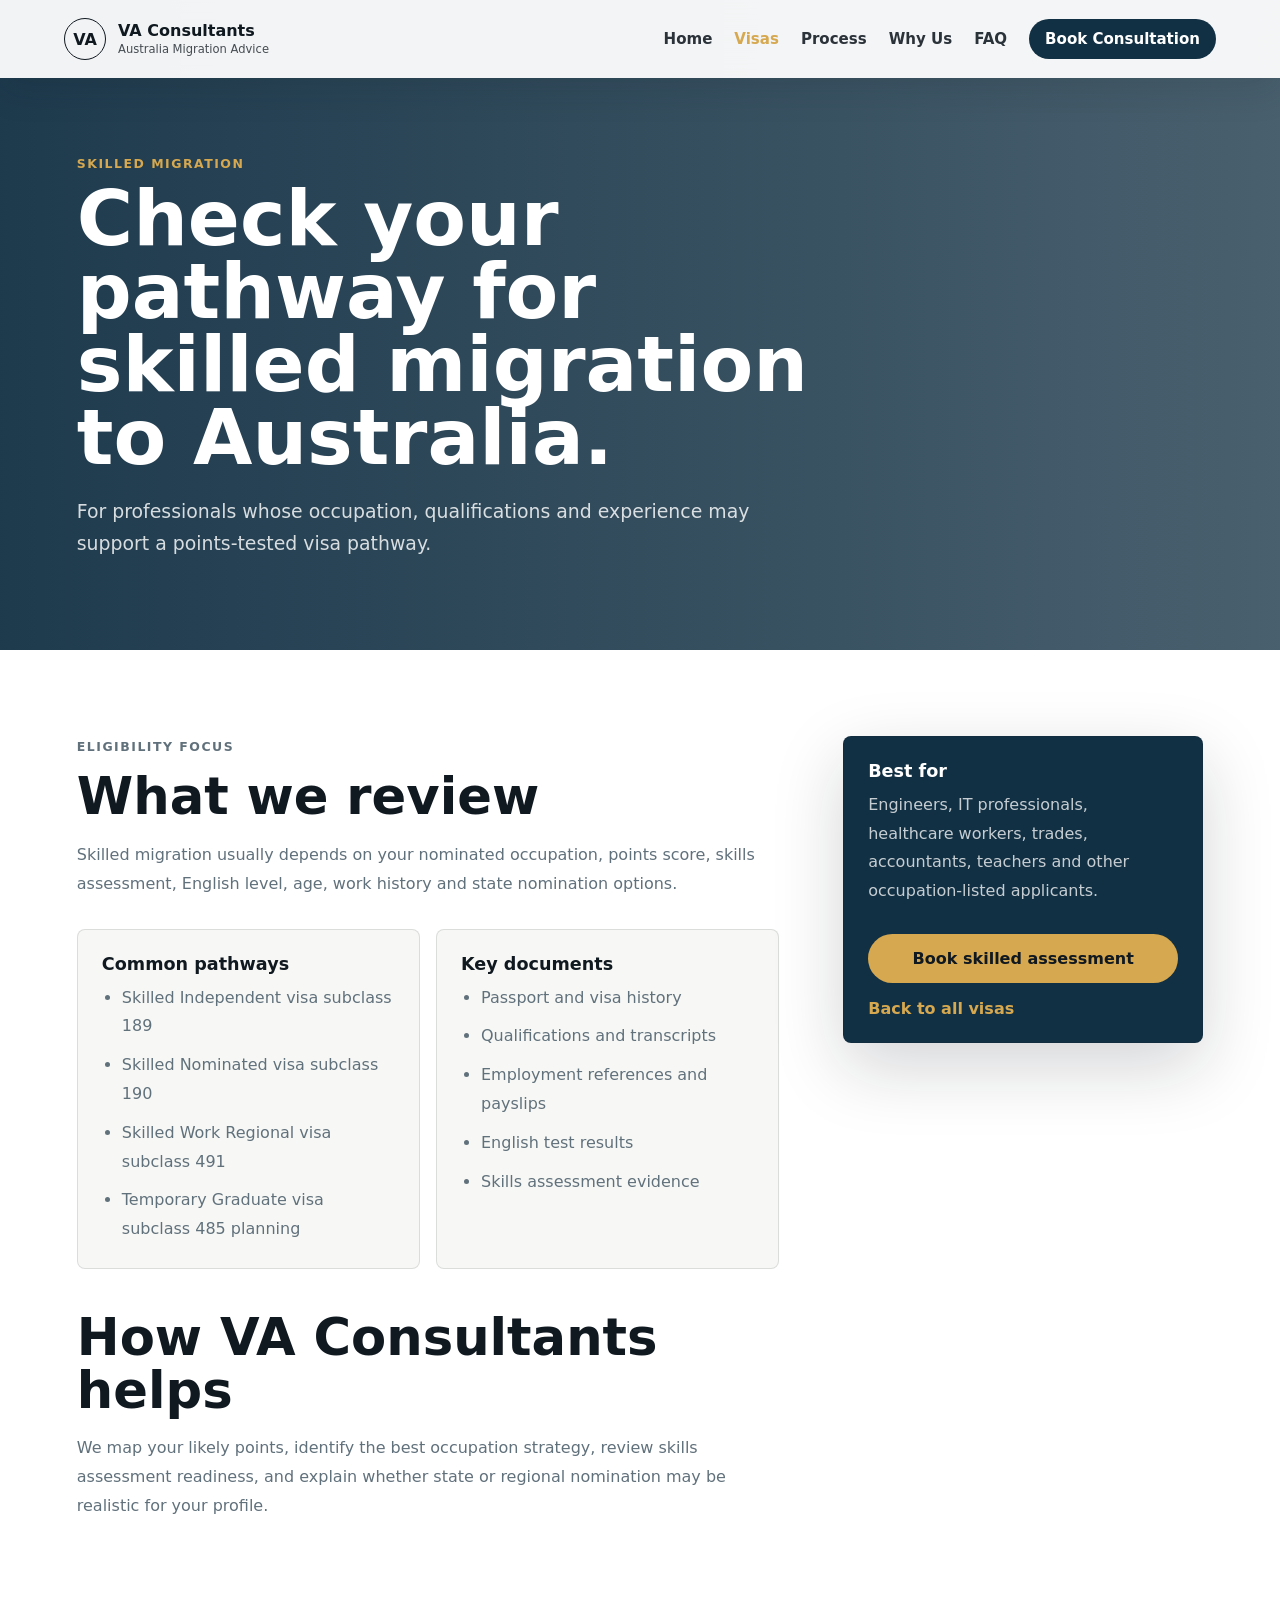
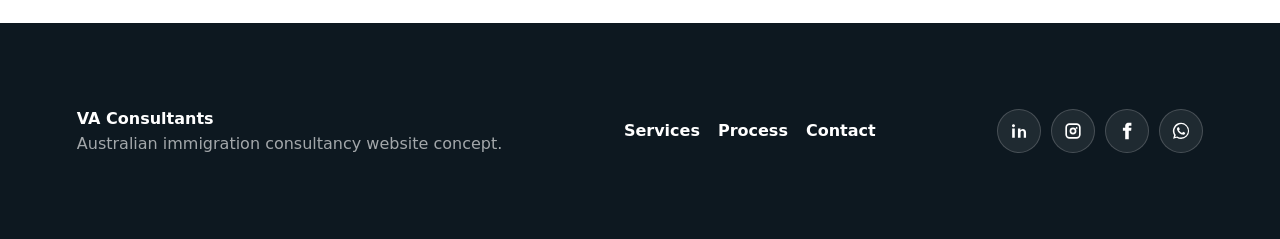
<file: skilled-migration.html>
<!doctype html>
<html lang="en">
  <head>
    <meta charset="UTF-8" />
    <meta name="viewport" content="width=device-width, initial-scale=1.0" />
    <title>Skilled Migration Eligibility | VA Consultants</title>
    <link rel="stylesheet" href="styles.css" />
  </head>
  <body>
    <header class="site-header page-header">
      <a class="brand" href="index.html" aria-label="VA Consultants home"><span class="brand-mark">VA</span><span><strong>VA Consultants</strong><small>Australia Migration Advice</small></span></a>
      <button class="nav-toggle" type="button" aria-label="Open menu" aria-expanded="false"><span></span><span></span></button>
      <nav class="site-nav" aria-label="Main navigation"><a href="index.html">Home</a><a href="services.html" aria-current="page">Visas</a><a href="process.html">Process</a><a href="about.html">Why Us</a><a href="faq.html">FAQ</a><a class="nav-cta" href="contact.html">Book Consultation</a></nav>
    </header>

    <main>
      <section class="page-hero">
        <p class="eyebrow">Skilled migration</p>
        <h1>Check your pathway for skilled migration to Australia.</h1>
        <p>For professionals whose occupation, qualifications and experience may support a points-tested visa pathway.</p>
      </section>

      <section class="section detail-layout">
        <article class="detail-main">
          <p class="eyebrow">Eligibility focus</p>
          <h2>What we review</h2>
          <p>Skilled migration usually depends on your nominated occupation, points score, skills assessment, English level, age, work history and state nomination options.</p>
          <div class="detail-grid">
            <div><h3>Common pathways</h3><ul><li>Skilled Independent visa subclass 189</li><li>Skilled Nominated visa subclass 190</li><li>Skilled Work Regional visa subclass 491</li><li>Temporary Graduate visa subclass 485 planning</li></ul></div>
            <div><h3>Key documents</h3><ul><li>Passport and visa history</li><li>Qualifications and transcripts</li><li>Employment references and payslips</li><li>English test results</li><li>Skills assessment evidence</li></ul></div>
          </div>
          <h2>How VA Consultants helps</h2>
          <p>We map your likely points, identify the best occupation strategy, review skills assessment readiness, and explain whether state or regional nomination may be realistic for your profile.</p>
        </article>
        <aside class="detail-side">
          <h3>Best for</h3>
          <p>Engineers, IT professionals, healthcare workers, trades, accountants, teachers and other occupation-listed applicants.</p>
          <a class="button primary" href="contact.html">Book skilled assessment</a>
          <a class="text-link" href="services.html">Back to all visas</a>
        </aside>
      </section>
    </main>

    <footer class="site-footer"><div><strong>VA Consultants</strong><p>Australian immigration consultancy website concept.</p></div><div class="footer-links"><a href="services.html">Services</a><a href="process.html">Process</a><a href="contact.html">Contact</a></div></footer>
    <script src="script.js"></script>
  </body>
</html>
</file>
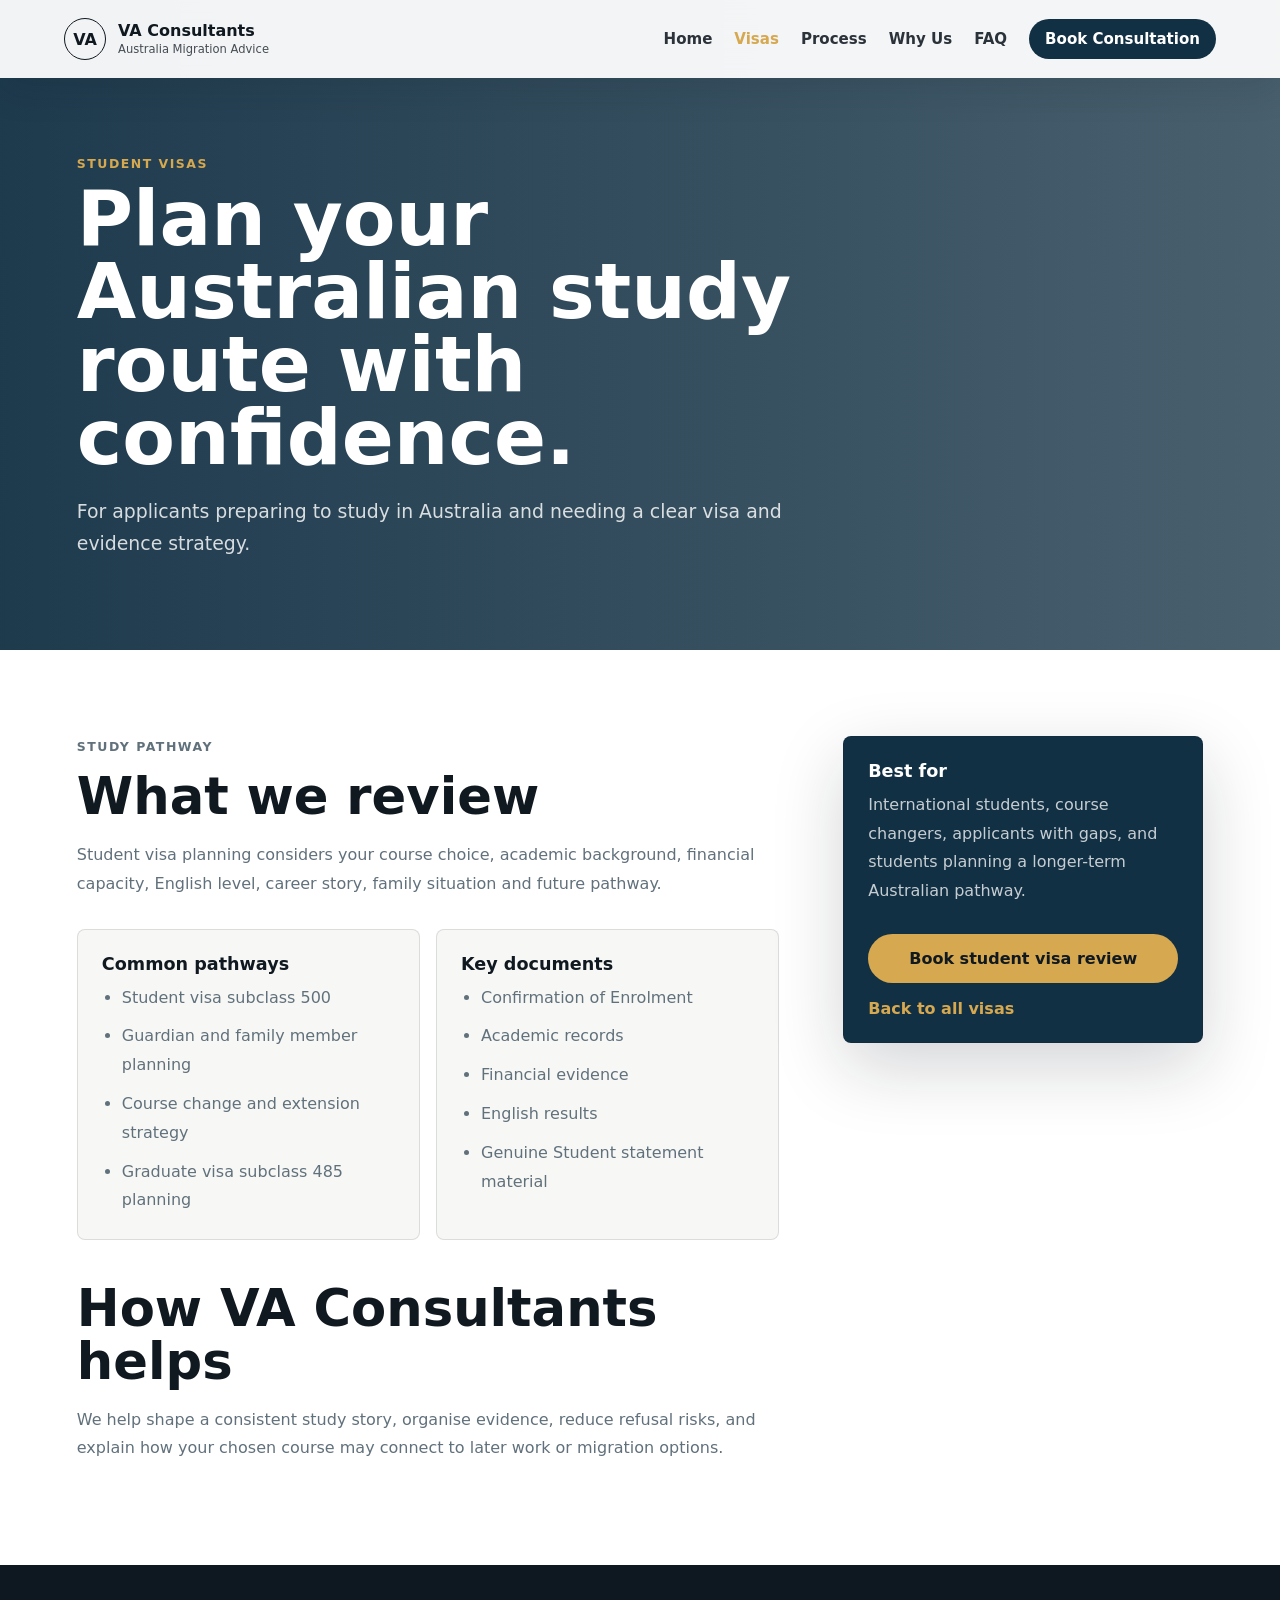
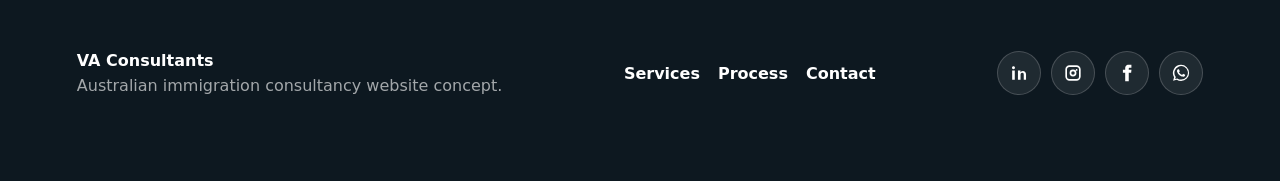
<file: student-visas.html>
<!doctype html>
<html lang="en">
  <head><meta charset="UTF-8" /><meta name="viewport" content="width=device-width, initial-scale=1.0" /><title>Student Visa Planning | VA Consultants</title><link rel="stylesheet" href="styles.css" /></head>
  <body>
    <header class="site-header page-header"><a class="brand" href="index.html"><span class="brand-mark">VA</span><span><strong>VA Consultants</strong><small>Australia Migration Advice</small></span></a><button class="nav-toggle" type="button" aria-label="Open menu" aria-expanded="false"><span></span><span></span></button><nav class="site-nav"><a href="index.html">Home</a><a href="services.html" aria-current="page">Visas</a><a href="process.html">Process</a><a href="about.html">Why Us</a><a href="faq.html">FAQ</a><a class="nav-cta" href="contact.html">Book Consultation</a></nav></header>
    <main>
      <section class="page-hero"><p class="eyebrow">Student visas</p><h1>Plan your Australian study route with confidence.</h1><p>For applicants preparing to study in Australia and needing a clear visa and evidence strategy.</p></section>
      <section class="section detail-layout">
        <article class="detail-main">
          <p class="eyebrow">Study pathway</p><h2>What we review</h2><p>Student visa planning considers your course choice, academic background, financial capacity, English level, career story, family situation and future pathway.</p>
          <div class="detail-grid"><div><h3>Common pathways</h3><ul><li>Student visa subclass 500</li><li>Guardian and family member planning</li><li>Course change and extension strategy</li><li>Graduate visa subclass 485 planning</li></ul></div><div><h3>Key documents</h3><ul><li>Confirmation of Enrolment</li><li>Academic records</li><li>Financial evidence</li><li>English results</li><li>Genuine Student statement material</li></ul></div></div>
          <h2>How VA Consultants helps</h2><p>We help shape a consistent study story, organise evidence, reduce refusal risks, and explain how your chosen course may connect to later work or migration options.</p>
        </article>
        <aside class="detail-side"><h3>Best for</h3><p>International students, course changers, applicants with gaps, and students planning a longer-term Australian pathway.</p><a class="button primary" href="contact.html">Book student visa review</a><a class="text-link" href="services.html">Back to all visas</a></aside>
      </section>
    </main>
    <footer class="site-footer"><div><strong>VA Consultants</strong><p>Australian immigration consultancy website concept.</p></div><div class="footer-links"><a href="services.html">Services</a><a href="process.html">Process</a><a href="contact.html">Contact</a></div></footer><script src="script.js"></script>
  </body>
</html>
</file>
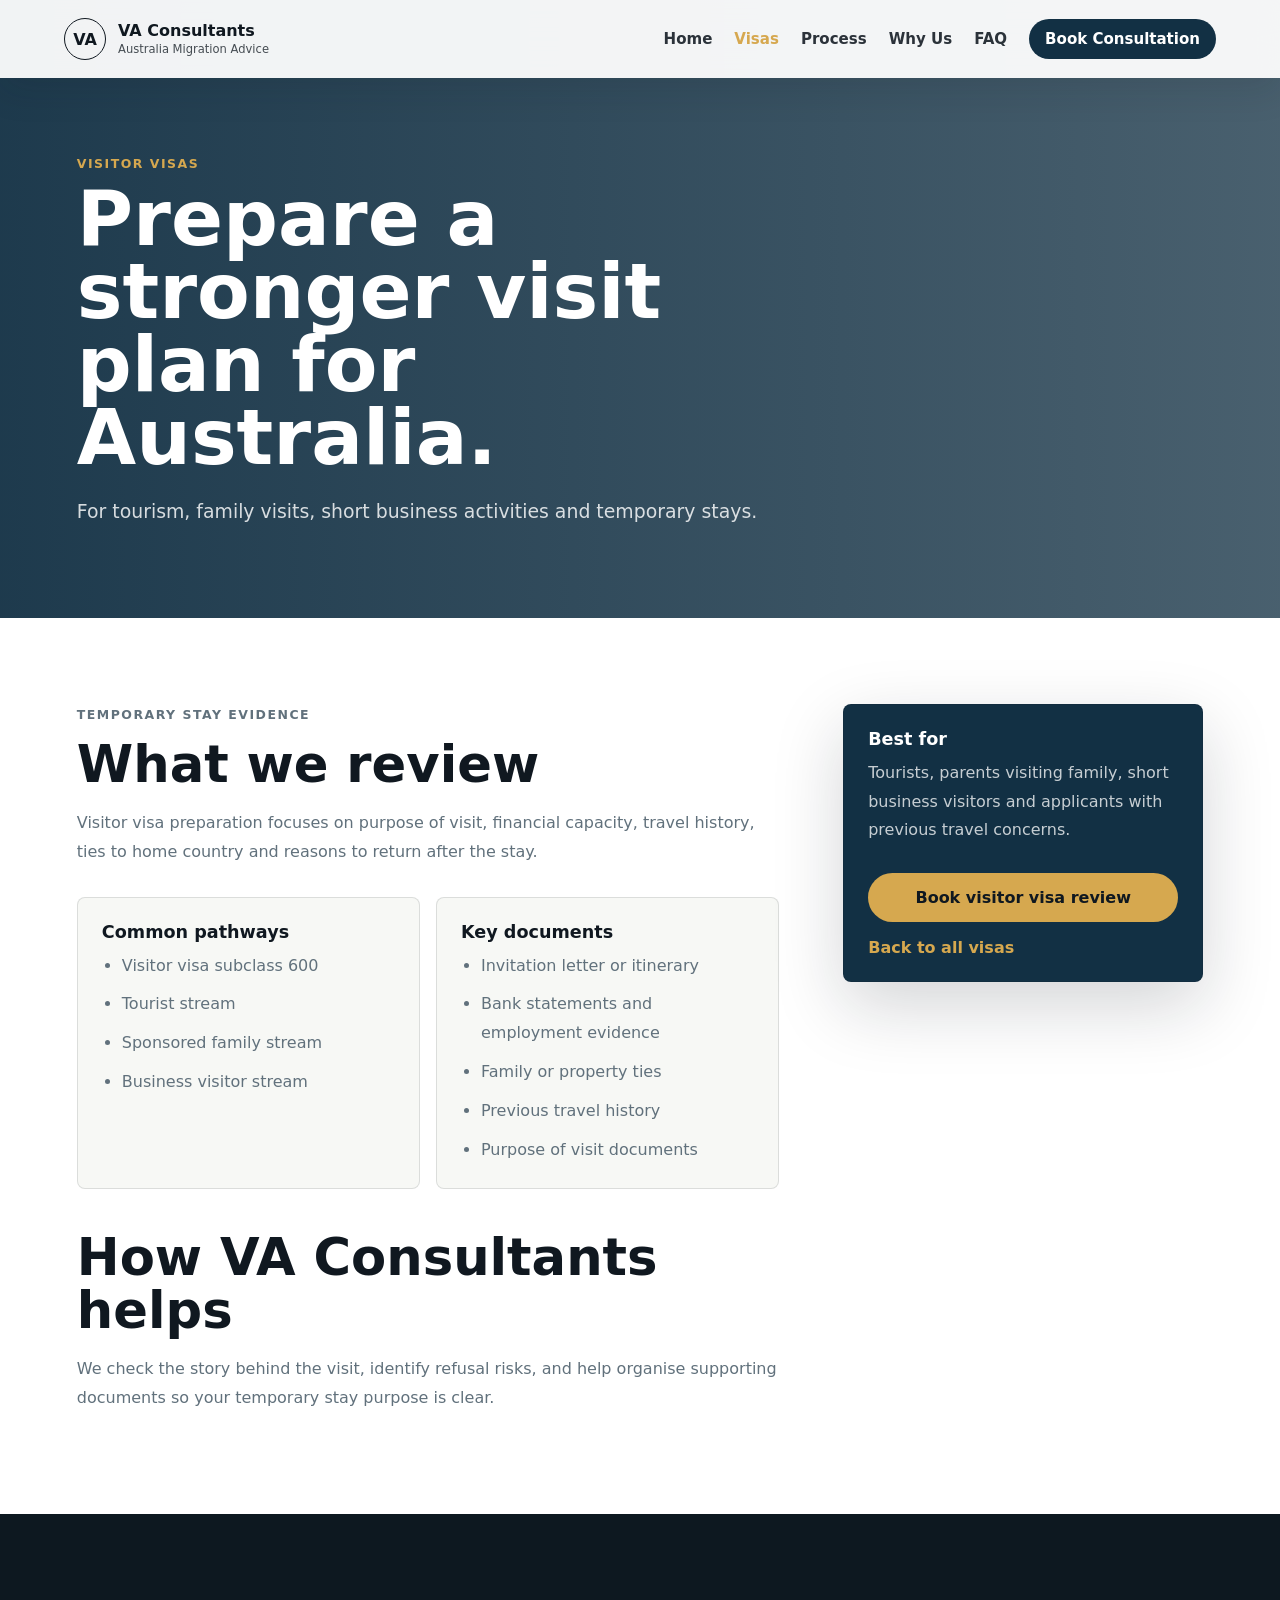
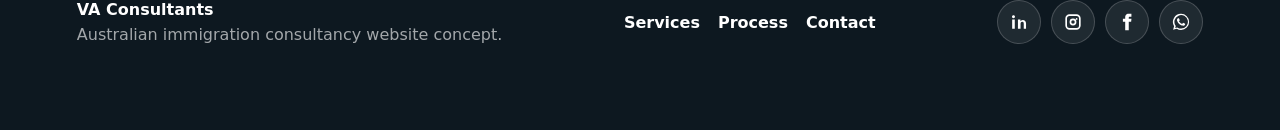
<file: visitor-visas.html>
<!doctype html>
<html lang="en">
  <head><meta charset="UTF-8" /><meta name="viewport" content="width=device-width, initial-scale=1.0" /><title>Visitor & Tourist Visas | VA Consultants</title><link rel="stylesheet" href="styles.css" /></head>
  <body>
    <header class="site-header page-header"><a class="brand" href="index.html"><span class="brand-mark">VA</span><span><strong>VA Consultants</strong><small>Australia Migration Advice</small></span></a><button class="nav-toggle" type="button" aria-label="Open menu" aria-expanded="false"><span></span><span></span></button><nav class="site-nav"><a href="index.html">Home</a><a href="services.html" aria-current="page">Visas</a><a href="process.html">Process</a><a href="about.html">Why Us</a><a href="faq.html">FAQ</a><a class="nav-cta" href="contact.html">Book Consultation</a></nav></header>
    <main>
      <section class="page-hero"><p class="eyebrow">Visitor visas</p><h1>Prepare a stronger visit plan for Australia.</h1><p>For tourism, family visits, short business activities and temporary stays.</p></section>
      <section class="section detail-layout">
        <article class="detail-main">
          <p class="eyebrow">Temporary stay evidence</p><h2>What we review</h2><p>Visitor visa preparation focuses on purpose of visit, financial capacity, travel history, ties to home country and reasons to return after the stay.</p>
          <div class="detail-grid"><div><h3>Common pathways</h3><ul><li>Visitor visa subclass 600</li><li>Tourist stream</li><li>Sponsored family stream</li><li>Business visitor stream</li></ul></div><div><h3>Key documents</h3><ul><li>Invitation letter or itinerary</li><li>Bank statements and employment evidence</li><li>Family or property ties</li><li>Previous travel history</li><li>Purpose of visit documents</li></ul></div></div>
          <h2>How VA Consultants helps</h2><p>We check the story behind the visit, identify refusal risks, and help organise supporting documents so your temporary stay purpose is clear.</p>
        </article>
        <aside class="detail-side"><h3>Best for</h3><p>Tourists, parents visiting family, short business visitors and applicants with previous travel concerns.</p><a class="button primary" href="contact.html">Book visitor visa review</a><a class="text-link" href="services.html">Back to all visas</a></aside>
      </section>
    </main>
    <footer class="site-footer"><div><strong>VA Consultants</strong><p>Australian immigration consultancy website concept.</p></div><div class="footer-links"><a href="services.html">Services</a><a href="process.html">Process</a><a href="contact.html">Contact</a></div></footer><script src="script.js"></script>
  </body>
</html>
</file>
<file: styles.css>
:root {
  --ink: #101820;
  --navy: #123044;
  --blue: #1f6f8b;
  --teal: #2f8f83;
  --gold: #d6a84f;
  --paper: #f7f8f5;
  --white: #ffffff;
  --muted: #61717c;
  --line: rgba(16, 24, 32, 0.12);
  --shadow: 0 24px 70px rgba(16, 24, 32, 0.18);
  --radius: 8px;
  font-family:
    Inter, ui-sans-serif, system-ui, -apple-system, BlinkMacSystemFont, "Segoe UI", sans-serif;
}

* {
  box-sizing: border-box;
}

html {
  scroll-behavior: smooth;
}

body {
  margin: 0;
  color: var(--ink);
  background: var(--paper);
}

body.nav-open {
  overflow: hidden;
}

a {
  color: inherit;
  text-decoration: none;
}

img {
  display: block;
  max-width: 100%;
}

.site-header {
  position: fixed;
  z-index: 20;
  top: 0;
  left: 0;
  right: 0;
  display: flex;
  align-items: center;
  justify-content: space-between;
  gap: 24px;
  padding: 18px clamp(18px, 5vw, 64px);
  color: var(--white);
  transition:
    background 0.2s ease,
    box-shadow 0.2s ease,
    color 0.2s ease;
}

.site-header.scrolled,
.site-header.nav-active,
.site-header.page-header {
  color: var(--ink);
  background: rgba(255, 255, 255, 0.94);
  box-shadow: 0 12px 36px rgba(16, 24, 32, 0.12);
  backdrop-filter: blur(18px);
}

.brand {
  display: inline-flex;
  align-items: center;
  gap: 12px;
  min-width: 0;
}

.brand-mark {
  display: grid;
  width: 42px;
  height: 42px;
  place-items: center;
  border: 1px solid currentColor;
  border-radius: 50%;
  font-weight: 800;
  letter-spacing: 0;
}

.brand strong,
.brand small {
  display: block;
  line-height: 1.15;
}

.brand small {
  margin-top: 3px;
  font-size: 0.72rem;
  color: currentColor;
  opacity: 0.76;
}

.site-nav {
  display: flex;
  align-items: center;
  gap: 22px;
  font-size: 0.94rem;
  font-weight: 700;
}

.site-nav a:not(.nav-cta) {
  opacity: 0.88;
}

.site-nav a[aria-current="page"] {
  color: var(--gold);
  opacity: 1;
}

.nav-cta {
  padding: 11px 16px;
  color: var(--ink);
  background: var(--white);
  border-radius: 999px;
}

.site-header.scrolled .nav-cta,
.site-header.nav-active .nav-cta,
.site-header.page-header .nav-cta {
  color: var(--white);
  background: var(--navy);
}

.nav-toggle {
  display: none;
  width: 42px;
  height: 42px;
  padding: 0;
  background: transparent;
  border: 1px solid currentColor;
  border-radius: 999px;
}

.nav-toggle span {
  display: block;
  width: 18px;
  height: 2px;
  margin: 5px auto;
  background: currentColor;
}

.hero {
  position: relative;
  display: grid;
  min-height: 96vh;
  padding: 148px clamp(18px, 6vw, 82px) 64px;
  overflow: hidden;
  color: var(--white);
  isolation: isolate;
}

.page-hero {
  padding: 156px clamp(18px, 6vw, 82px) 72px;
  color: var(--white);
  background:
    linear-gradient(90deg, rgba(18, 48, 68, 0.95), rgba(18, 48, 68, 0.76)),
    url("https://images.unsplash.com/photo-1521791136064-7986c2920216?auto=format&fit=crop&w=1800&q=85") center/cover;
}

.page-hero h1 {
  width: min(980px, 100%);
  margin-bottom: 20px;
  font-size: clamp(2.7rem, 6vw, 5.8rem);
}

.page-hero p:not(.eyebrow) {
  width: min(720px, 100%);
  color: rgba(255, 255, 255, 0.82);
  font-size: 1.18rem;
  line-height: 1.7;
}

.hero-media,
.hero-shade {
  position: absolute;
  inset: 0;
  z-index: -2;
}

.hero-media img {
  width: 100%;
  height: 100%;
  object-fit: cover;
}

.hero-shade {
  z-index: -1;
  background:
    linear-gradient(90deg, rgba(12, 24, 34, 0.88) 0%, rgba(12, 24, 34, 0.68) 42%, rgba(12, 24, 34, 0.18) 100%),
    linear-gradient(180deg, rgba(12, 24, 34, 0.3) 0%, rgba(12, 24, 34, 0.54) 100%);
}

.hero-content {
  width: min(700px, 100%);
  align-self: center;
}

.eyebrow {
  margin: 0 0 12px;
  color: var(--gold);
  font-size: 0.78rem;
  font-weight: 900;
  letter-spacing: 0.12em;
  text-transform: uppercase;
}

h1,
h2,
h3,
p {
  margin-top: 0;
}

h1 {
  max-width: 780px;
  margin-bottom: 22px;
  font-size: clamp(3rem, 8vw, 6.8rem);
  line-height: 0.95;
  letter-spacing: 0;
  overflow-wrap: break-word;
}

h2 {
  margin-bottom: 18px;
  font-size: clamp(2rem, 4vw, 4.1rem);
  line-height: 1.03;
  letter-spacing: 0;
  overflow-wrap: break-word;
}

h3 {
  margin-bottom: 10px;
  font-size: 1.1rem;
}

.hero-copy {
  width: min(640px, 100%);
  color: rgba(255, 255, 255, 0.86);
  font-size: clamp(1rem, 2vw, 1.28rem);
  line-height: 1.7;
}

.hero-actions {
  display: flex;
  flex-wrap: wrap;
  gap: 12px;
  margin-top: 32px;
}

.button {
  display: inline-flex;
  align-items: center;
  justify-content: center;
  min-height: 48px;
  padding: 14px 20px;
  border: 1px solid transparent;
  border-radius: 999px;
  font-weight: 900;
  cursor: pointer;
}

.button.primary {
  color: var(--ink);
  background: var(--gold);
}

.button.secondary {
  color: var(--white);
  border-color: rgba(255, 255, 255, 0.5);
  background: rgba(255, 255, 255, 0.08);
}

.hero-proof {
  display: flex;
  flex-wrap: wrap;
  gap: 14px;
  margin-top: 42px;
}

.hero-proof span {
  min-width: 128px;
  padding: 12px 14px;
  border: 1px solid rgba(255, 255, 255, 0.22);
  border-radius: var(--radius);
  background: rgba(255, 255, 255, 0.1);
  backdrop-filter: blur(12px);
}

.hero-proof strong {
  display: block;
  font-size: 1.25rem;
}

.visa-card {
  position: absolute;
  right: clamp(18px, 6vw, 82px);
  bottom: 52px;
  width: min(360px, calc(100% - 36px));
  padding: 20px;
  color: var(--ink);
  background: rgba(255, 255, 255, 0.92);
  border-radius: var(--radius);
  box-shadow: var(--shadow);
  backdrop-filter: blur(16px);
}

.card-header {
  display: flex;
  align-items: center;
  gap: 10px;
  margin-bottom: 16px;
  color: var(--muted);
  font-size: 0.82rem;
  font-weight: 900;
  text-transform: uppercase;
}

.status-dot {
  width: 10px;
  height: 10px;
  border-radius: 50%;
  background: var(--teal);
  box-shadow: 0 0 0 6px rgba(47, 143, 131, 0.14);
}

.visa-card ul {
  display: grid;
  gap: 10px;
  padding: 0;
  margin: 0;
  list-style: none;
}

.visa-card li {
  display: flex;
  align-items: center;
  justify-content: space-between;
  gap: 12px;
  padding: 13px 0;
  border-top: 1px solid var(--line);
}

.visa-card span {
  color: var(--muted);
}

.section,
.process-band,
.testimonials,
.consultation,
.cta-band,
.site-footer {
  padding: 86px clamp(18px, 6vw, 82px);
}

.intro {
  display: grid;
  grid-template-columns: minmax(0, 1.1fr) minmax(280px, 0.9fr);
  gap: clamp(30px, 7vw, 94px);
  align-items: end;
  background: var(--white);
}

.intro p:not(.eyebrow),
.advisor-panel p,
.consultation-copy p,
.faq p {
  color: var(--muted);
  font-size: 1.05rem;
  line-height: 1.8;
}

.section-heading {
  width: min(760px, 100%);
  margin-bottom: 34px;
}

.home-preview {
  background: var(--paper);
}

.preview-grid {
  display: grid;
  grid-template-columns: repeat(3, minmax(0, 1fr));
  gap: 16px;
}

.preview-card {
  display: block;
  min-height: 230px;
  padding: 26px;
  color: var(--ink);
  background: var(--white);
  border: 1px solid var(--line);
  border-radius: var(--radius);
  transition:
    transform 0.2s ease,
    box-shadow 0.2s ease;
}

.preview-card:hover {
  transform: translateY(-4px);
  box-shadow: 0 18px 42px rgba(16, 24, 32, 0.11);
}

.preview-card span {
  display: inline-grid;
  width: 42px;
  height: 42px;
  margin-bottom: 34px;
  place-items: center;
  color: var(--ink);
  background: var(--gold);
  border-radius: 50%;
  font-size: 0.78rem;
  font-weight: 900;
}

.preview-card p {
  color: var(--muted);
  line-height: 1.7;
}

.service-grid {
  display: grid;
  grid-template-columns: repeat(3, minmax(0, 1fr));
  gap: 16px;
}

.service-card {
  min-height: 250px;
  padding: 24px;
  background: var(--white);
  border: 1px solid var(--line);
  border-radius: var(--radius);
  transition:
    transform 0.2s ease,
    box-shadow 0.2s ease,
    border-color 0.2s ease;
}

.service-card:hover {
  transform: translateY(-4px);
  border-color: rgba(31, 111, 139, 0.28);
  box-shadow: 0 18px 42px rgba(16, 24, 32, 0.11);
}

.service-card.featured {
  color: var(--white);
  background: var(--navy);
}

.service-card .icon {
  display: inline-grid;
  width: 42px;
  height: 42px;
  margin-bottom: 28px;
  place-items: center;
  color: var(--ink);
  background: var(--gold);
  border-radius: 50%;
  font-size: 0.78rem;
  font-weight: 900;
}

.service-card p {
  color: var(--muted);
  line-height: 1.7;
}

.service-card.featured p {
  color: rgba(255, 255, 255, 0.76);
}

.service-card a {
  display: inline-block;
  margin-top: 12px;
  color: var(--blue);
  font-weight: 900;
}

.service-card.featured a {
  color: var(--gold);
}

.detail-layout {
  display: grid;
  grid-template-columns: minmax(0, 1fr) minmax(280px, 360px);
  gap: clamp(24px, 5vw, 68px);
  align-items: start;
  background: var(--white);
}

.detail-main {
  min-width: 0;
}

.detail-main > p,
.detail-main li,
.detail-side p {
  color: var(--muted);
  line-height: 1.8;
}

.detail-grid {
  display: grid;
  grid-template-columns: repeat(2, minmax(0, 1fr));
  gap: 16px;
  margin: 30px 0 42px;
}

.detail-grid div,
.detail-side {
  padding: 24px;
  border: 1px solid var(--line);
  border-radius: var(--radius);
  background: var(--paper);
}

.detail-grid ul {
  display: grid;
  gap: 10px;
  padding-left: 20px;
  margin: 0;
}

.detail-side {
  position: sticky;
  top: 110px;
  background: var(--navy);
  color: var(--white);
  box-shadow: var(--shadow);
}

.detail-side p {
  color: rgba(255, 255, 255, 0.76);
}

.detail-side .button {
  width: 100%;
  margin: 12px 0 16px;
}

.text-link {
  display: inline-block;
  color: var(--gold);
  font-weight: 900;
}

.process-band {
  color: var(--white);
  background: var(--navy);
}

.process-band.standalone {
  padding-top: 72px;
}

.process-band .section-heading h2 {
  color: var(--white);
}

.steps {
  display: grid;
  grid-template-columns: repeat(4, minmax(0, 1fr));
  gap: 1px;
  overflow: hidden;
  border: 1px solid rgba(255, 255, 255, 0.14);
  border-radius: var(--radius);
}

.steps article {
  min-height: 250px;
  padding: 26px;
  background: rgba(255, 255, 255, 0.06);
}

.steps span {
  display: grid;
  width: 40px;
  height: 40px;
  margin-bottom: 42px;
  place-items: center;
  color: var(--ink);
  background: var(--gold);
  border-radius: 50%;
  font-weight: 900;
}

.steps p {
  color: rgba(255, 255, 255, 0.72);
  line-height: 1.7;
}

.process-detail {
  background: var(--white);
}

.process-list {
  display: grid;
  gap: 18px;
}

.process-list article {
  display: grid;
  grid-template-columns: 70px minmax(0, 1fr);
  gap: 22px;
  padding: 28px;
  border: 1px solid var(--line);
  border-radius: var(--radius);
  background: var(--paper);
}

.process-number {
  display: grid;
  width: 56px;
  height: 56px;
  place-items: center;
  color: var(--ink);
  background: var(--gold);
  border-radius: 50%;
  font-weight: 900;
}

.process-list p,
.process-list li,
.preparation p {
  color: var(--muted);
  line-height: 1.75;
}

.process-list ul {
  display: grid;
  gap: 8px;
  padding-left: 20px;
  margin: 16px 0 0;
}

.preparation {
  display: grid;
  grid-template-columns: minmax(260px, 0.7fr) minmax(0, 1fr);
  gap: clamp(28px, 6vw, 80px);
  background: #e7efec;
}

.prep-grid {
  display: grid;
  grid-template-columns: repeat(2, minmax(0, 1fr));
  gap: 16px;
}

.prep-grid article {
  padding: 24px;
  border-radius: var(--radius);
  background: var(--white);
}

.split {
  display: grid;
  grid-template-columns: minmax(280px, 0.9fr) minmax(0, 1fr);
  gap: clamp(26px, 6vw, 72px);
  background: var(--white);
}

.advisor-panel {
  position: sticky;
  top: 100px;
  align-self: start;
}

.metrics {
  display: grid;
  grid-template-columns: repeat(3, minmax(0, 1fr));
  gap: 10px;
  margin-top: 28px;
}

.metrics div {
  padding: 16px;
  background: var(--paper);
  border-radius: var(--radius);
}

.metrics strong {
  display: block;
  font-size: 1.6rem;
}

.metrics span {
  color: var(--muted);
  font-size: 0.82rem;
}

.trust-list {
  display: grid;
  gap: 16px;
}

.trust-list article {
  padding: 28px;
  border-left: 4px solid var(--teal);
  background: var(--paper);
  border-radius: var(--radius);
}

.trust-list p {
  margin-bottom: 0;
  color: var(--muted);
  line-height: 1.8;
}

.testimonials {
  background: #e7efec;
}

.quote-grid {
  display: grid;
  grid-template-columns: repeat(3, minmax(0, 1fr));
  gap: 16px;
}

figure {
  margin: 0;
  padding: 26px;
  background: var(--white);
  border-radius: var(--radius);
}

blockquote {
  margin: 0 0 20px;
  color: var(--ink);
  font-size: 1.15rem;
  line-height: 1.55;
}

figcaption {
  color: var(--muted);
  font-weight: 800;
}

.faq {
  background: var(--white);
}

.faq-list {
  display: grid;
  gap: 12px;
}

details {
  padding: 22px 24px;
  border: 1px solid var(--line);
  border-radius: var(--radius);
  background: var(--white);
}

summary {
  cursor: pointer;
  font-weight: 900;
}

details p {
  margin: 16px 0 0;
}

.consultation {
  display: grid;
  grid-template-columns: minmax(280px, 0.85fr) minmax(300px, 0.75fr);
  gap: clamp(28px, 6vw, 84px);
  color: var(--white);
  background:
    linear-gradient(rgba(18, 48, 68, 0.94), rgba(18, 48, 68, 0.94)),
    url("https://images.unsplash.com/photo-1554224155-6726b3ff858f?auto=format&fit=crop&w=1600&q=85") center/cover;
}

.page-consultation {
  min-height: 100vh;
  padding-top: 150px;
}

.contact-details {
  display: grid;
  gap: 10px;
  margin-top: 28px;
}

.contact-details span {
  padding: 14px 16px;
  border: 1px solid rgba(255, 255, 255, 0.18);
  border-radius: var(--radius);
  background: rgba(255, 255, 255, 0.08);
}

.cta-band {
  color: var(--white);
  background: var(--navy);
}

.cta-band h2 {
  width: min(820px, 100%);
}

.lead-form {
  display: grid;
  gap: 15px;
  padding: 24px;
  color: var(--ink);
  background: var(--white);
  border-radius: var(--radius);
  box-shadow: var(--shadow);
}

label {
  display: grid;
  gap: 8px;
  color: var(--muted);
  font-size: 0.88rem;
  font-weight: 900;
}

input,
select,
textarea {
  width: 100%;
  padding: 13px 14px;
  color: var(--ink);
  border: 1px solid var(--line);
  border-radius: 6px;
  font: inherit;
}

textarea {
  resize: vertical;
}

.lead-form .button {
  width: 100%;
  border: 0;
}

.form-note {
  margin: 0;
  color: var(--muted);
  font-size: 0.82rem;
  line-height: 1.5;
}

.site-footer {
  display: flex;
  align-items: center;
  justify-content: space-between;
  gap: 20px;
  color: var(--white);
  background: #0d1820;
}

.site-footer p {
  margin: 6px 0 0;
  color: rgba(255, 255, 255, 0.62);
}

.footer-links {
  display: flex;
  flex-wrap: wrap;
  gap: 18px;
  font-weight: 800;
}

.social-links {
  display: flex;
  flex-wrap: wrap;
  gap: 10px;
}

.social-link {
  display: inline-grid;
  width: 44px;
  height: 44px;
  place-items: center;
  color: var(--white);
  border: 1px solid rgba(255, 255, 255, 0.18);
  border-radius: 50%;
  background: rgba(255, 255, 255, 0.08);
  transition:
    transform 0.2s ease,
    background 0.2s ease,
    color 0.2s ease;
}

.social-link:hover {
  transform: translateY(-3px);
  color: var(--ink);
  background: var(--gold);
}

.social-link svg {
  width: 20px;
  height: 20px;
  fill: currentColor;
}

.social-link span {
  position: absolute;
  width: 1px;
  height: 1px;
  overflow: hidden;
  clip: rect(0 0 0 0);
  white-space: nowrap;
}

@media (max-width: 980px) {
  .site-nav {
    position: fixed;
    inset: 78px 18px auto 18px;
    display: none;
    padding: 20px;
    color: var(--ink);
    background: var(--white);
    border-radius: var(--radius);
    box-shadow: var(--shadow);
  }

  .site-header.nav-active .site-nav {
    display: grid;
    gap: 14px;
  }

  .nav-toggle {
    display: block;
  }

  .nav-cta {
    color: var(--white);
    background: var(--navy);
    text-align: center;
  }

  .hero {
    min-height: auto;
    padding-top: 128px;
  }

  .visa-card {
    position: static;
    margin-top: 42px;
  }

  .intro,
  .split,
  .consultation,
  .detail-layout,
  .preparation {
    grid-template-columns: 1fr;
  }

  .detail-side {
    position: static;
  }

  .service-grid,
  .steps,
  .quote-grid,
  .preview-grid {
    grid-template-columns: repeat(2, minmax(0, 1fr));
  }

  .advisor-panel {
    position: static;
  }
}

@media (max-width: 640px) {
  .site-header {
    padding: 14px 16px;
  }

  .brand small {
    display: none;
  }

  .hero {
    padding: 120px 18px 44px;
  }

  .hero-shade {
    background: linear-gradient(180deg, rgba(12, 24, 34, 0.86) 0%, rgba(12, 24, 34, 0.78) 100%);
  }

  h1 {
    font-size: 3rem;
  }

  .section,
  .process-band,
  .testimonials,
  .consultation,
  .cta-band,
  .site-footer {
    padding: 58px 18px;
  }

  .page-hero {
    padding: 124px 18px 56px;
  }

  .page-hero h1,
  .page-consultation h1 {
    font-size: 2.35rem;
  }

  .service-grid,
  .steps,
  .quote-grid,
  .preview-grid,
  .detail-grid,
  .prep-grid,
  .metrics {
    grid-template-columns: 1fr;
  }

  .process-list article {
    grid-template-columns: 1fr;
    padding: 24px;
  }

  .hero-actions .button {
    width: 100%;
  }

  .site-footer {
    align-items: flex-start;
    flex-direction: column;
  }

  .social-links {
    margin-top: 4px;
  }
}
</file>
